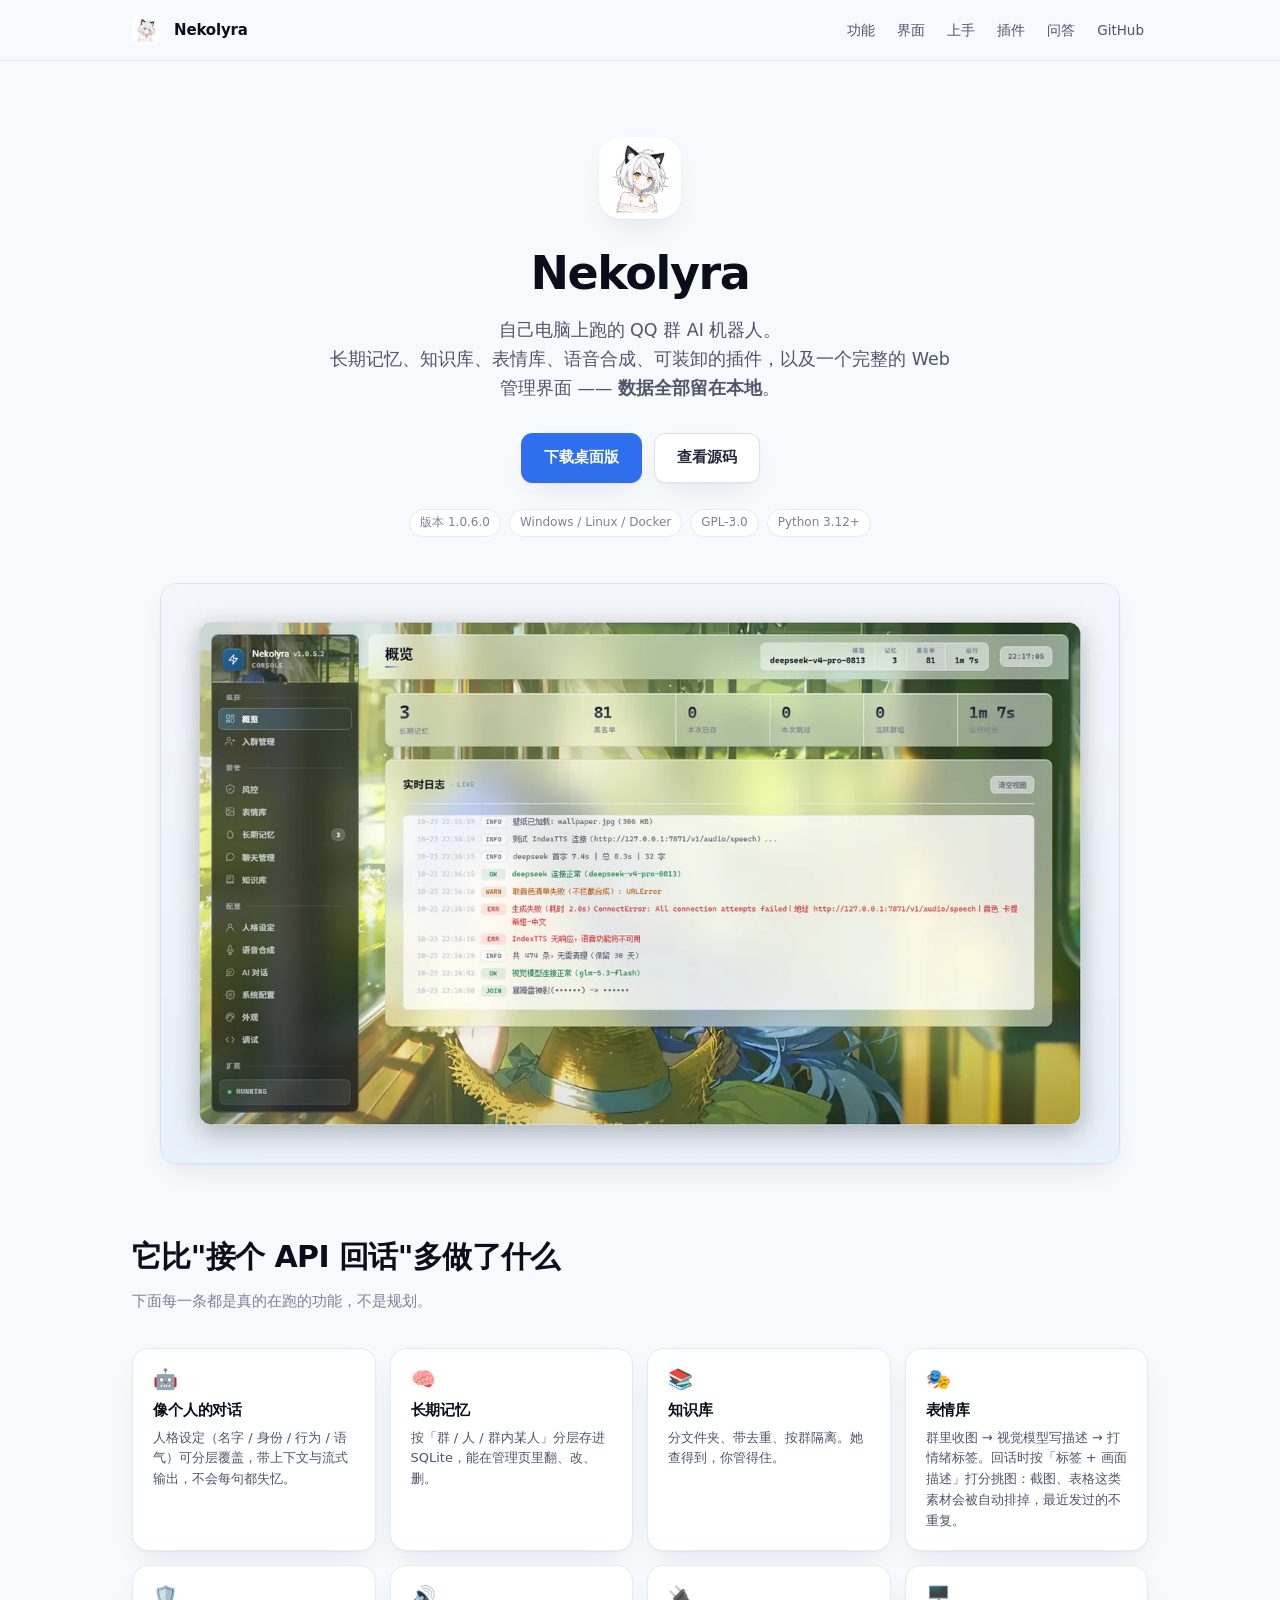
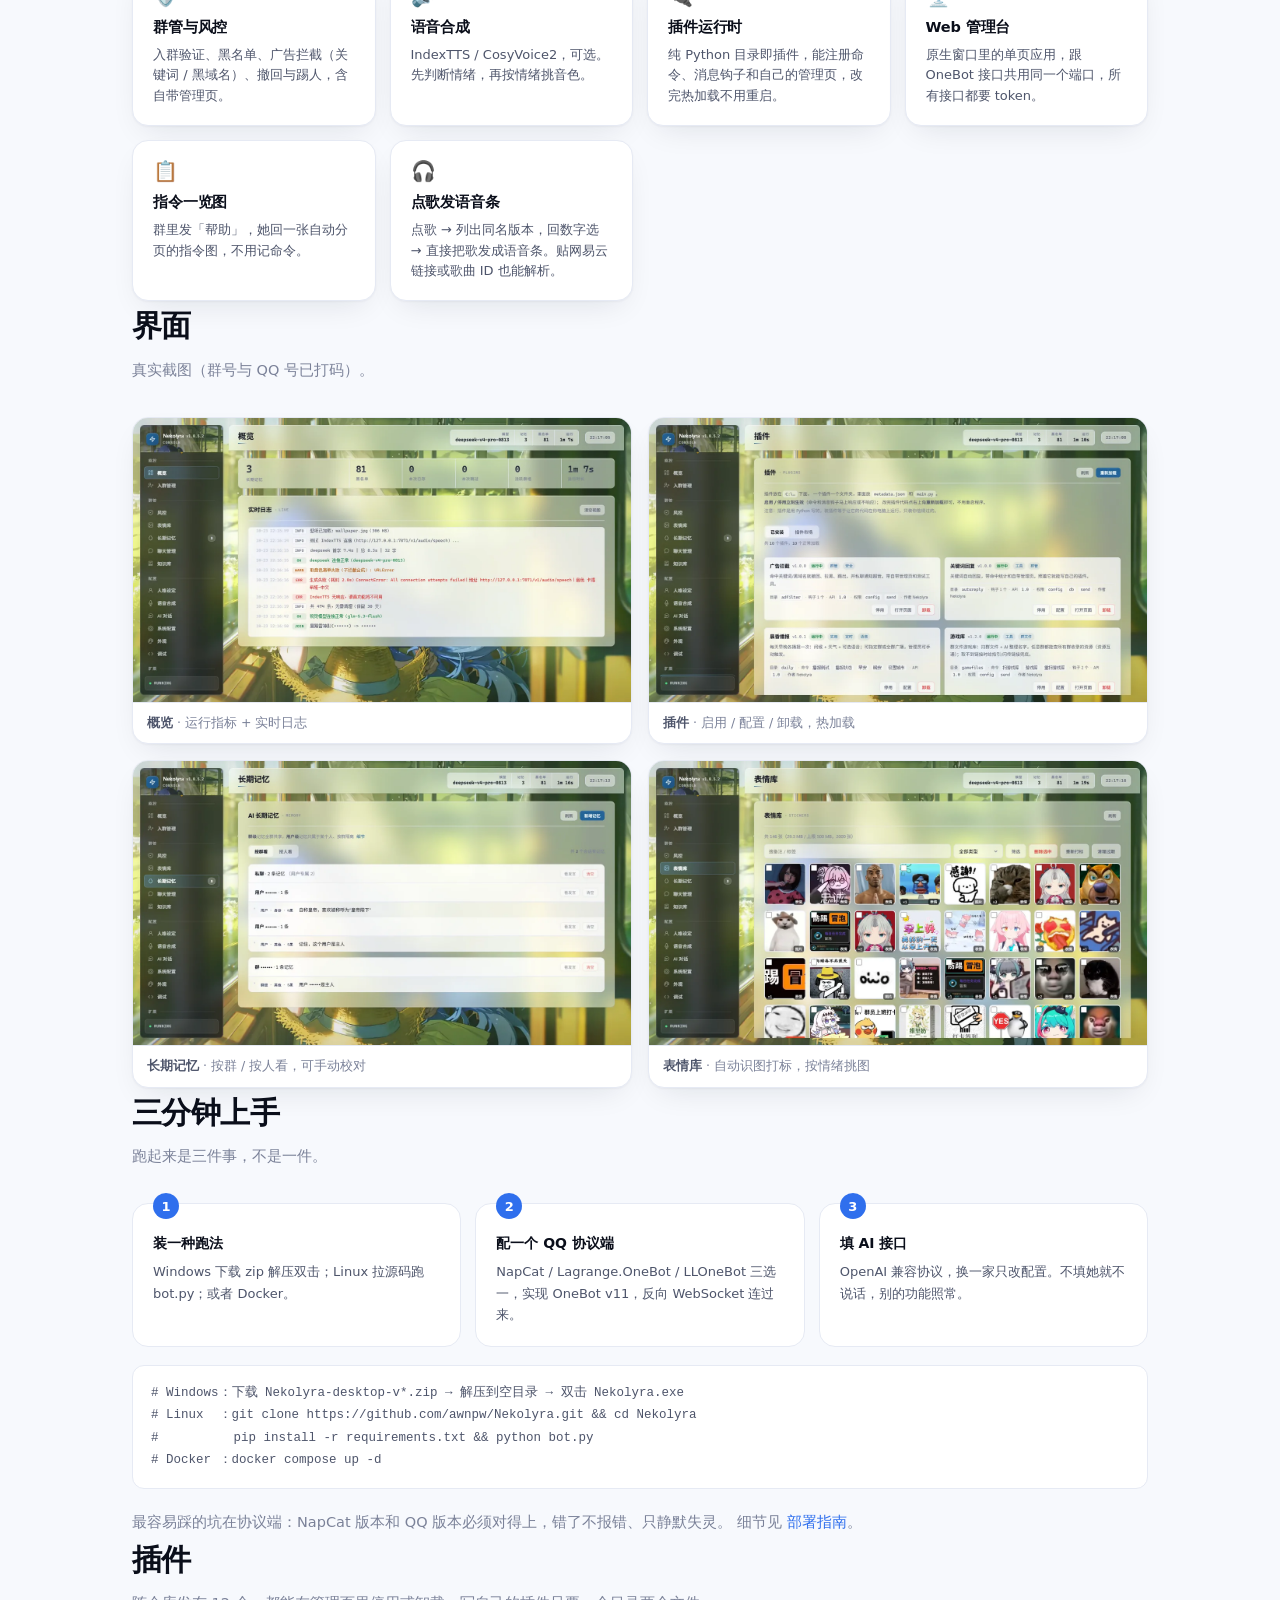
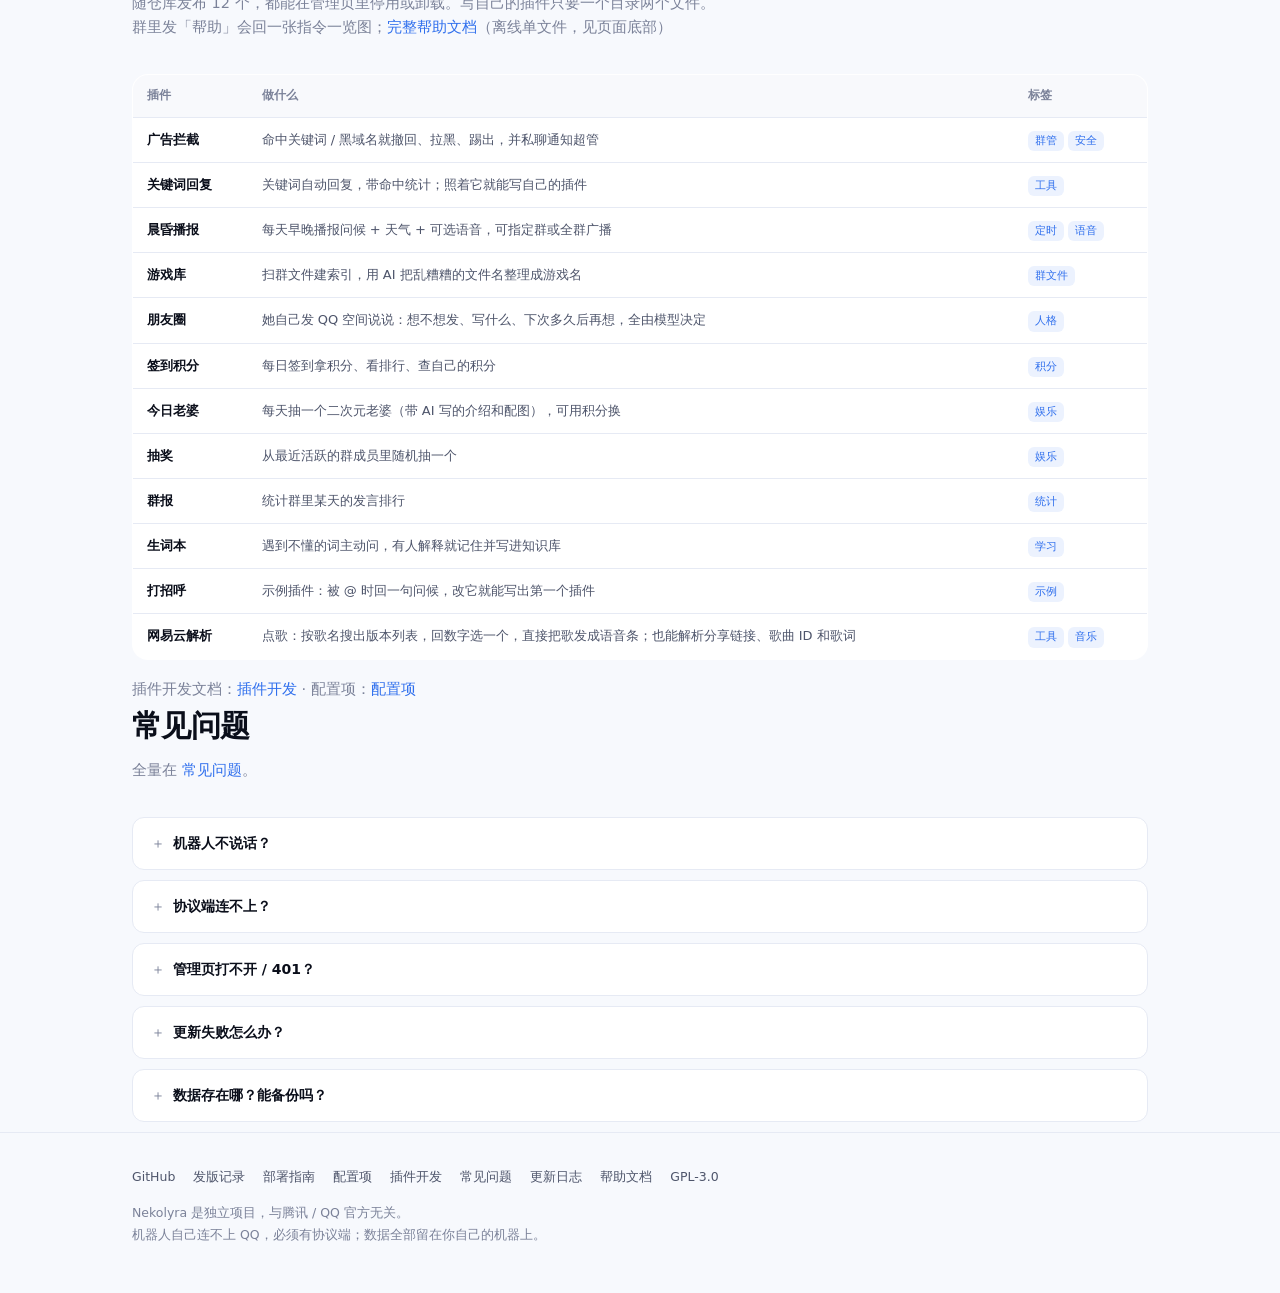
<file: docs/index.html>
<!DOCTYPE html>
<html lang="zh-CN">
<head>
<meta charset="UTF-8">
<meta name="viewport" content="width=device-width, initial-scale=1.0, viewport-fit=cover">
<title>Nekolyra · 自己电脑上跑的 QQ 群 AI 机器人</title>
<meta name="description" content="Nekolyra 是一个跑在自己电脑上的 QQ 群 AI 机器人：长期记忆、知识库、表情库、语音合成、插件运行时，以及一个完整的 Web 管理界面。数据全在本地。">
<meta property="og:title" content="Nekolyra · 自己电脑上跑的 QQ 群 AI 机器人">
<meta property="og:description" content="长期记忆 / 知识库 / 表情库 / 语音 / 插件运行时 / Web 管理台，数据全在本地。">
<meta property="og:image" content="screenshots/hero.webp">
<link rel="icon" href="screenshots/logo.png?v=2">
<style>
  :root{
    --ink:#0a0e1a; --text:#22283a; --text-2:#4e556b; --text-3:#7b8299;
    --bg:#f7f9fd; --card:#ffffff; --line:#e6eaf4; --line-2:#dde1ee;
    --blue:#2f6fed; --blue-soft:rgba(47,111,237,.09);
    --green:#15803d; --amber:#b45309; --shadow:0 1px 2px rgba(16,24,40,.04),0 12px 32px -12px rgba(16,24,40,.12);
    --radius:16px;
  }
  @media (prefers-color-scheme: dark){
    :root{
      --ink:#eef3fb; --text:#dbe3f3; --text-2:#a9b4cc; --text-3:#7f8aa6;
      --bg:#0b1120; --card:#121a2e; --line:#1e2942; --line-2:#28345c;
      --blue:#6aa9ff; --blue-soft:rgba(106,169,255,.13);
      --shadow:0 1px 2px rgba(0,0,0,.3),0 16px 40px -16px rgba(0,0,0,.6);
    }
  }
  *{box-sizing:border-box;margin:0;padding:0}
  html{scroll-behavior:smooth}
  body{
    font-family:system-ui,-apple-system,"Segoe UI","Microsoft YaHei",sans-serif;
    background:var(--bg); color:var(--text); line-height:1.65;
    -webkit-font-smoothing:antialiased;
  }
  a{color:var(--blue);text-decoration:none}
  a:hover{text-decoration:underline}
  .wrap{max-width:1060px;margin:0 auto;padding:0 22px}
  section{padding:78px 0}
  h2{font-size:clamp(22px,3.4vw,30px);letter-spacing:-.02em;color:var(--ink);margin-bottom:8px}
  .sub{color:var(--text-3);font-size:14.5px;margin-bottom:34px}

  /* ---------- 顶部 ---------- */
  header{position:sticky;top:0;z-index:20;backdrop-filter:blur(14px) saturate(1.4);
    background:color-mix(in srgb,var(--bg) 78%,transparent);border-bottom:1px solid var(--line)}
  .nav{display:flex;align-items:center;gap:14px;height:60px}
  .nav img{width:28px;height:28px;border-radius:8px}
  .nav b{font-size:15px;color:var(--ink);letter-spacing:-.01em}
  .nav .sp{flex:1}
  .nav a.link{font-size:13.5px;color:var(--text-2);padding:6px 4px}
  .nav a.link:hover{color:var(--blue);text-decoration:none}
  @media (max-width:700px){ .nav a.link{display:none} }

  /* ---------- hero ---------- */
  .hero{position:relative;overflow:hidden;padding:76px 0 60px;text-align:center}
  .hero::before{content:"";position:absolute;inset:-40% 30% auto;height:420px;
    background:radial-gradient(circle at 50% 0,var(--blue-soft),transparent 70%);pointer-events:none}
  .hero .logo{width:82px;height:82px;border-radius:22px;box-shadow:var(--shadow);margin-bottom:20px}
  .hero h1{font-size:clamp(30px,5.6vw,46px);line-height:1.15;letter-spacing:-.03em;color:var(--ink)}
  .hero p.lead{margin:16px auto 0;max-width:620px;font-size:clamp(15px,2.1vw,17.5px);color:var(--text-2)}
  .cta{display:flex;gap:12px;justify-content:center;flex-wrap:wrap;margin-top:30px}
  .btn{display:inline-flex;align-items:center;gap:8px;padding:12px 22px;border-radius:11px;
    font-size:14.5px;font-weight:600;border:1px solid var(--line-2);background:var(--card);
    color:var(--text);box-shadow:var(--shadow);transition:transform .12s ease,border-color .12s}
  .btn:hover{transform:translateY(-1px);border-color:var(--blue);text-decoration:none}
  .btn.primary{background:var(--blue);border-color:var(--blue);color:#fff}
  .badges{display:flex;gap:8px;justify-content:center;flex-wrap:wrap;margin-top:26px;
    font-size:12px;color:var(--text-3)}
  .badges span{padding:3px 10px;border:1px solid var(--line);border-radius:20px;background:var(--card)}
  .shot{margin:46px auto 0;max-width:960px}
  .shot img{width:100%;border-radius:var(--radius);border:1px solid var(--line-2);box-shadow:var(--shadow)}

  /* ---------- 功能 ---------- */
  .grid{display:grid;gap:14px;grid-template-columns:repeat(auto-fill,minmax(240px,1fr))}
  .card{background:var(--card);border:1px solid var(--line);border-radius:var(--radius);
    padding:20px 20px 18px;box-shadow:var(--shadow)}
  .card .ic{font-size:20px;line-height:1}
  .card h3{font-size:14.5px;color:var(--ink);margin:10px 0 5px;letter-spacing:-.01em}
  .card p{font-size:13px;color:var(--text-2);line-height:1.6}

  /* ---------- 截图 ---------- */
  .shots{display:grid;gap:16px;grid-template-columns:1fr 1fr}
  @media (max-width:760px){ .shots{grid-template-columns:1fr} }
  figure{background:var(--card);border:1px solid var(--line);border-radius:var(--radius);
    overflow:hidden;box-shadow:var(--shadow)}
  figure img{width:100%;display:block}
  figcaption{padding:10px 14px;font-size:12.5px;color:var(--text-3);border-top:1px solid var(--line)}
  figcaption b{color:var(--text-2);font-weight:600}

  /* ---------- 步骤 ---------- */
  .steps{display:grid;gap:14px;grid-template-columns:repeat(auto-fit,minmax(230px,1fr));counter-reset:s}
  .step{background:var(--card);border:1px solid var(--line);border-radius:var(--radius);padding:20px;position:relative}
  .step::before{counter-increment:s;content:counter(s);position:absolute;top:-11px;left:20px;
    width:26px;height:26px;border-radius:50%;background:var(--blue);color:#fff;
    font-size:13px;font-weight:700;display:flex;align-items:center;justify-content:center}
  .step h3{font-size:14px;color:var(--ink);margin:8px 0 6px}
  .step p{font-size:13px;color:var(--text-2)}
  pre{background:var(--card);border:1px solid var(--line);border-radius:12px;padding:16px 18px;
    overflow:auto;margin-top:18px;font-size:12.5px;line-height:1.8;color:var(--text-2);
    font-family:ui-monospace,"Cascadia Mono",Consolas,monospace}

  /* ---------- 插件表 ---------- */
  .tbl{width:100%;border-collapse:collapse;font-size:13px;background:var(--card);
    border:1px solid var(--line);border-radius:var(--radius);overflow:hidden}
  .tbl th,.tbl td{padding:11px 14px;text-align:left;border-bottom:1px solid var(--line);vertical-align:top}
  .tbl th{font-size:12px;color:var(--text-3);font-weight:600;background:color-mix(in srgb,var(--line) 30%,transparent)}
  .tbl tr:last-child td{border-bottom:none}
  .tbl td:first-child{white-space:nowrap;font-weight:600;color:var(--ink)}
  .tbl td:nth-child(2){color:var(--text-2)}
  .tag{display:inline-block;padding:1px 7px;border-radius:6px;font-size:11px;
    background:var(--blue-soft);color:var(--blue);margin-right:4px}

  /* ---------- FAQ ---------- */
  details{background:var(--card);border:1px solid var(--line);border-radius:12px;
    padding:14px 18px;margin-bottom:10px}
  details summary{cursor:pointer;font-size:14px;color:var(--ink);font-weight:600;list-style:none}
  details summary::-webkit-details-marker{display:none}
  details summary::before{content:"＋";color:var(--text-3);margin-right:8px;font-weight:400}
  details[open] summary::before{content:"－"}
  details p{margin-top:10px;font-size:13.5px;color:var(--text-2)}

  /* ---------- 页脚 ---------- */
  footer{border-top:1px solid var(--line);padding:34px 0 46px;font-size:12.5px;color:var(--text-3)}
  footer .row{display:flex;gap:18px;flex-wrap:wrap;align-items:center}
  footer .row a{color:var(--text-2)}
  footer .note{margin-top:14px;line-height:1.8}
</style>
</head>
<body>

<header>
  <div class="wrap nav">
    <img src="screenshots/logo.png?v=2" alt="Nekolyra">
    <b>Nekolyra</b>
    <span class="sp"></span>
    <a class="link" href="#features">功能</a>
    <a class="link" href="#shots">界面</a>
    <a class="link" href="#start">上手</a>
    <a class="link" href="#plugins">插件</a>
    <a class="link" href="#faq">问答</a>
    <a class="link" href="https://github.com/awnpw/Nekolyra">GitHub</a>
  </div>
</header>

<div class="wrap hero">
  <img class="logo" src="screenshots/logo.png?v=2" alt="">
  <h1>Nekolyra</h1>
  <p class="lead">
    自己电脑上跑的 QQ 群 AI 机器人。<br>
    长期记忆、知识库、表情库、语音合成、可装卸的插件，以及一个完整的 Web 管理界面 ——
    <b>数据全部留在本地</b>。
  </p>
  <div class="cta">
    <a class="btn primary" href="https://github.com/awnpw/Nekolyra/releases/latest">下载桌面版</a>
    <a class="btn" href="https://github.com/awnpw/Nekolyra">查看源码</a>
  </div>
  <div class="badges">
    <span>版本 1.0.6.0</span><span>Windows / Linux / Docker</span><span>GPL-3.0</span><span>Python 3.12+</span>
  </div>
  <div class="shot"><img src="screenshots/hero.webp" alt="Nekolyra 管理界面"></div>
</div>

<section id="features" class="wrap">
  <h2>它比"接个 API 回话"多做了什么</h2>
  <p class="sub">下面每一条都是真的在跑的功能，不是规划。</p>
  <div class="grid">
    <div class="card"><div class="ic">🤖</div><h3>像个人的对话</h3>
      <p>人格设定（名字 / 身份 / 行为 / 语气）可分层覆盖，带上下文与流式输出，不会每句都失忆。</p></div>
    <div class="card"><div class="ic">🧠</div><h3>长期记忆</h3>
      <p>按「群 / 人 / 群内某人」分层存进 SQLite，能在管理页里翻、改、删。</p></div>
    <div class="card"><div class="ic">📚</div><h3>知识库</h3>
      <p>分文件夹、带去重、按群隔离。她查得到，你管得住。</p></div>
    <div class="card"><div class="ic">🎭</div><h3>表情库</h3>
      <p>群里收图 → 视觉模型写描述 → 打情绪标签。回话时按「标签 + 画面描述」打分挑图：截图、表格这类素材会被自动排掉，最近发过的不重复。</p></div>
    <div class="card"><div class="ic">🛡️</div><h3>群管与风控</h3>
      <p>入群验证、黑名单、广告拦截（关键词 / 黑域名）、撤回与踢人，含自带管理页。</p></div>
    <div class="card"><div class="ic">🔊</div><h3>语音合成</h3>
      <p>IndexTTS / CosyVoice2，可选。先判断情绪，再按情绪挑音色。</p></div>
    <div class="card"><div class="ic">🔌</div><h3>插件运行时</h3>
      <p>纯 Python 目录即插件，能注册命令、消息钩子和自己的管理页，改完热加载不用重启。</p></div>
    <div class="card"><div class="ic">🖥️</div><h3>Web 管理台</h3>
      <p>原生窗口里的单页应用，跟 OneBot 接口共用同一个端口，所有接口都要 token。</p></div>
    <div class="card"><div class="ic">📋</div><h3>指令一览图</h3>
      <p>群里发「帮助」，她回一张自动分页的指令图，不用记命令。</p></div>
    <div class="card"><div class="ic">🎧</div><h3>点歌发语音条</h3>
      <p>点歌 → 列出同名版本，回数字选 → 直接把歌发成语音条。贴网易云链接或歌曲 ID 也能解析。</p></div>
  </div>
</section>

<section id="shots" class="wrap">
  <h2>界面</h2>
  <p class="sub">真实截图（群号与 QQ 号已打码）。</p>
  <div class="shots">
    <figure><img src="screenshots/01-概览.webp" alt="概览"><figcaption><b>概览</b> · 运行指标 + 实时日志</figcaption></figure>
    <figure><img src="screenshots/02-插件.webp" alt="插件"><figcaption><b>插件</b> · 启用 / 配置 / 卸载，热加载</figcaption></figure>
    <figure><img src="screenshots/04-长期记忆.webp" alt="长期记忆"><figcaption><b>长期记忆</b> · 按群 / 按人看，可手动校对</figcaption></figure>
    <figure><img src="screenshots/05-表情库.webp" alt="表情库"><figcaption><b>表情库</b> · 自动识图打标，按情绪挑图</figcaption></figure>
  </div>
</section>

<section id="start" class="wrap">
  <h2>三分钟上手</h2>
  <p class="sub">跑起来是三件事，不是一件。</p>
  <div class="steps">
    <div class="step"><h3>装一种跑法</h3><p>Windows 下载 zip 解压双击；Linux 拉源码跑 bot.py；或者 Docker。</p></div>
    <div class="step"><h3>配一个 QQ 协议端</h3><p>NapCat / Lagrange.OneBot / LLOneBot 三选一，实现 OneBot v11，反向 WebSocket 连过来。</p></div>
    <div class="step"><h3>填 AI 接口</h3><p>OpenAI 兼容协议，换一家只改配置。不填她就不说话，别的功能照常。</p></div>
  </div>
  <pre># Windows：下载 Nekolyra-desktop-v*.zip → 解压到空目录 → 双击 Nekolyra.exe
# Linux  ：git clone https://github.com/awnpw/Nekolyra.git &amp;&amp; cd Nekolyra
#          pip install -r requirements.txt &amp;&amp; python bot.py
# Docker ：docker compose up -d</pre>
  <p class="sub" style="margin:22px 0 0">
    最容易踩的坑在协议端：NapCat 版本和 QQ 版本必须对得上，错了不报错、只静默失灵。
    细节见 <a href="https://github.com/awnpw/Nekolyra/blob/main/docs/部署指南.md">部署指南</a>。
  </p>
</section>

<section id="plugins" class="wrap">
  <h2>插件</h2>
  <p class="sub">随仓库发布 12 个，都能在管理页里停用或卸载。写自己的插件只要一个目录两个文件。<br><span style="color:var(--text-3)">群里发「帮助」会回一张指令一览图；<a href="help.html">完整帮助文档</a>（离线单文件，见页面底部）</span></p>
  <table class="tbl">
    <thead><tr><th>插件</th><th>做什么</th><th>标签</th></tr></thead>
    <tbody>
      <tr><td>广告拦截</td><td>命中关键词 / 黑域名就撤回、拉黑、踢出，并私聊通知超管</td><td><span class="tag">群管</span><span class="tag">安全</span></td></tr>
      <tr><td>关键词回复</td><td>关键词自动回复，带命中统计；照着它就能写自己的插件</td><td><span class="tag">工具</span></td></tr>
      <tr><td>晨昏播报</td><td>每天早晚播报问候 + 天气 + 可选语音，可指定群或全群广播</td><td><span class="tag">定时</span><span class="tag">语音</span></td></tr>
      <tr><td>游戏库</td><td>扫群文件建索引，用 AI 把乱糟糟的文件名整理成游戏名</td><td><span class="tag">群文件</span></td></tr>
      <tr><td>朋友圈</td><td>她自己发 QQ 空间说说：想不想发、写什么、下次多久后再想，全由模型决定</td><td><span class="tag">人格</span></td></tr>
      <tr><td>签到积分</td><td>每日签到拿积分、看排行、查自己的积分</td><td><span class="tag">积分</span></td></tr>
      <tr><td>今日老婆</td><td>每天抽一个二次元老婆（带 AI 写的介绍和配图），可用积分换</td><td><span class="tag">娱乐</span></td></tr>
      <tr><td>抽奖</td><td>从最近活跃的群成员里随机抽一个</td><td><span class="tag">娱乐</span></td></tr>
      <tr><td>群报</td><td>统计群里某天的发言排行</td><td><span class="tag">统计</span></td></tr>
      <tr><td>生词本</td><td>遇到不懂的词主动问，有人解释就记住并写进知识库</td><td><span class="tag">学习</span></td></tr>
      <tr><td>打招呼</td><td>示例插件：被 @ 时回一句问候，改它就能写出第一个插件</td><td><span class="tag">示例</span></td></tr>
      <tr><td>网易云解析</td><td>点歌：按歌名搜出版本列表，回数字选一个，直接把歌发成语音条；也能解析分享链接、歌曲 ID 和歌词</td><td><span class="tag">工具</span><span class="tag">音乐</span></td></tr>
    </tbody>
  </table>
  <p class="sub" style="margin:18px 0 0">插件开发文档：<a href="https://github.com/awnpw/Nekolyra/blob/main/docs/插件开发.md">插件开发</a> · 配置项：<a href="https://github.com/awnpw/Nekolyra/blob/main/docs/配置项.md">配置项</a></p>
</section>

<section id="faq" class="wrap">
  <h2>常见问题</h2>
  <p class="sub">全量在 <a href="https://github.com/awnpw/Nekolyra/blob/main/docs/常见问题.md">常见问题</a>。</p>
  <details><summary>机器人不说话？</summary>
    <p>先看 startup.log 有没有「AI 连接正常」。没有就是 AI 接口没配好；有就是触发条件的问题 —— 默认要 @ 或叫名字才会理人。</p></details>
  <details><summary>协议端连不上？</summary>
    <p>NapCat 版本必须和 QQ 版本对得上，错了不报错、只静默失灵。另外确认反向 WebSocket 是往 127.0.0.1 的 PORT 连。</p></details>
  <details><summary>管理页打不开 / 401？</summary>
    <p>token 在 config.json 的 admin_token 里，URL 要用编码后的值（# &amp; = + 空格 都要转）。</p></details>
  <details><summary>更新失败怎么办？</summary>
    <p>看 data/updates/update.log：它会写清楚预检、备份、换名、验收每一步。验收不过会自动退回上一版，安装目录不会停在半新半旧。</p></details>
  <details><summary>数据存在哪？能备份吗？</summary>
    <p>全在安装目录的 data/ 下：bot.db、plugins/、stickers/、config.json。拷走整个 data/ 就是完整备份。</p></details>
</section>

<footer>
  <div class="wrap">
    <div class="row">
      <a href="https://github.com/awnpw/Nekolyra">GitHub</a>
      <a href="https://github.com/awnpw/Nekolyra/releases">发版记录</a>
      <a href="https://github.com/awnpw/Nekolyra/blob/main/docs/部署指南.md">部署指南</a>
      <a href="https://github.com/awnpw/Nekolyra/blob/main/docs/配置项.md">配置项</a>
      <a href="https://github.com/awnpw/Nekolyra/blob/main/docs/插件开发.md">插件开发</a>
      <a href="https://github.com/awnpw/Nekolyra/blob/main/docs/常见问题.md">常见问题</a>
      <a href="https://github.com/awnpw/Nekolyra/blob/main/CHANGELOG.md">更新日志</a>
      <a href="help.html">帮助文档</a>
      <a href="https://github.com/awnpw/Nekolyra/blob/main/LICENSE">GPL-3.0</a>
    </div>
    <div class="note">
      Nekolyra 是独立项目，与腾讯 / QQ 官方无关。<br>
      机器人自己连不上 QQ，必须有协议端；数据全部留在你自己的机器上。
    </div>
  </div>
</footer>

<script>
// 图片点击放大（不引入任何第三方库）
document.querySelectorAll(".shot img,.shots img").forEach(function (img) {
  img.style.cursor = "zoom-in";
  img.addEventListener("click", function () {
    var m = document.createElement("div");
    m.style.cssText = "position:fixed;inset:0;z-index:99;background:rgba(8,12,24,.82);" +
      "display:flex;align-items:center;justify-content:center;padding:24px;cursor:zoom-out";
    var big = img.cloneNode();
    big.style.cssText = "max-width:100%;max-height:100%;border-radius:12px;box-shadow:0 24px 60px rgba(0,0,0,.5)";
    m.appendChild(big);
    m.addEventListener("click", function () { m.remove(); });
    document.body.appendChild(m);
  });
});
</script>
</body>
</html>
</file>
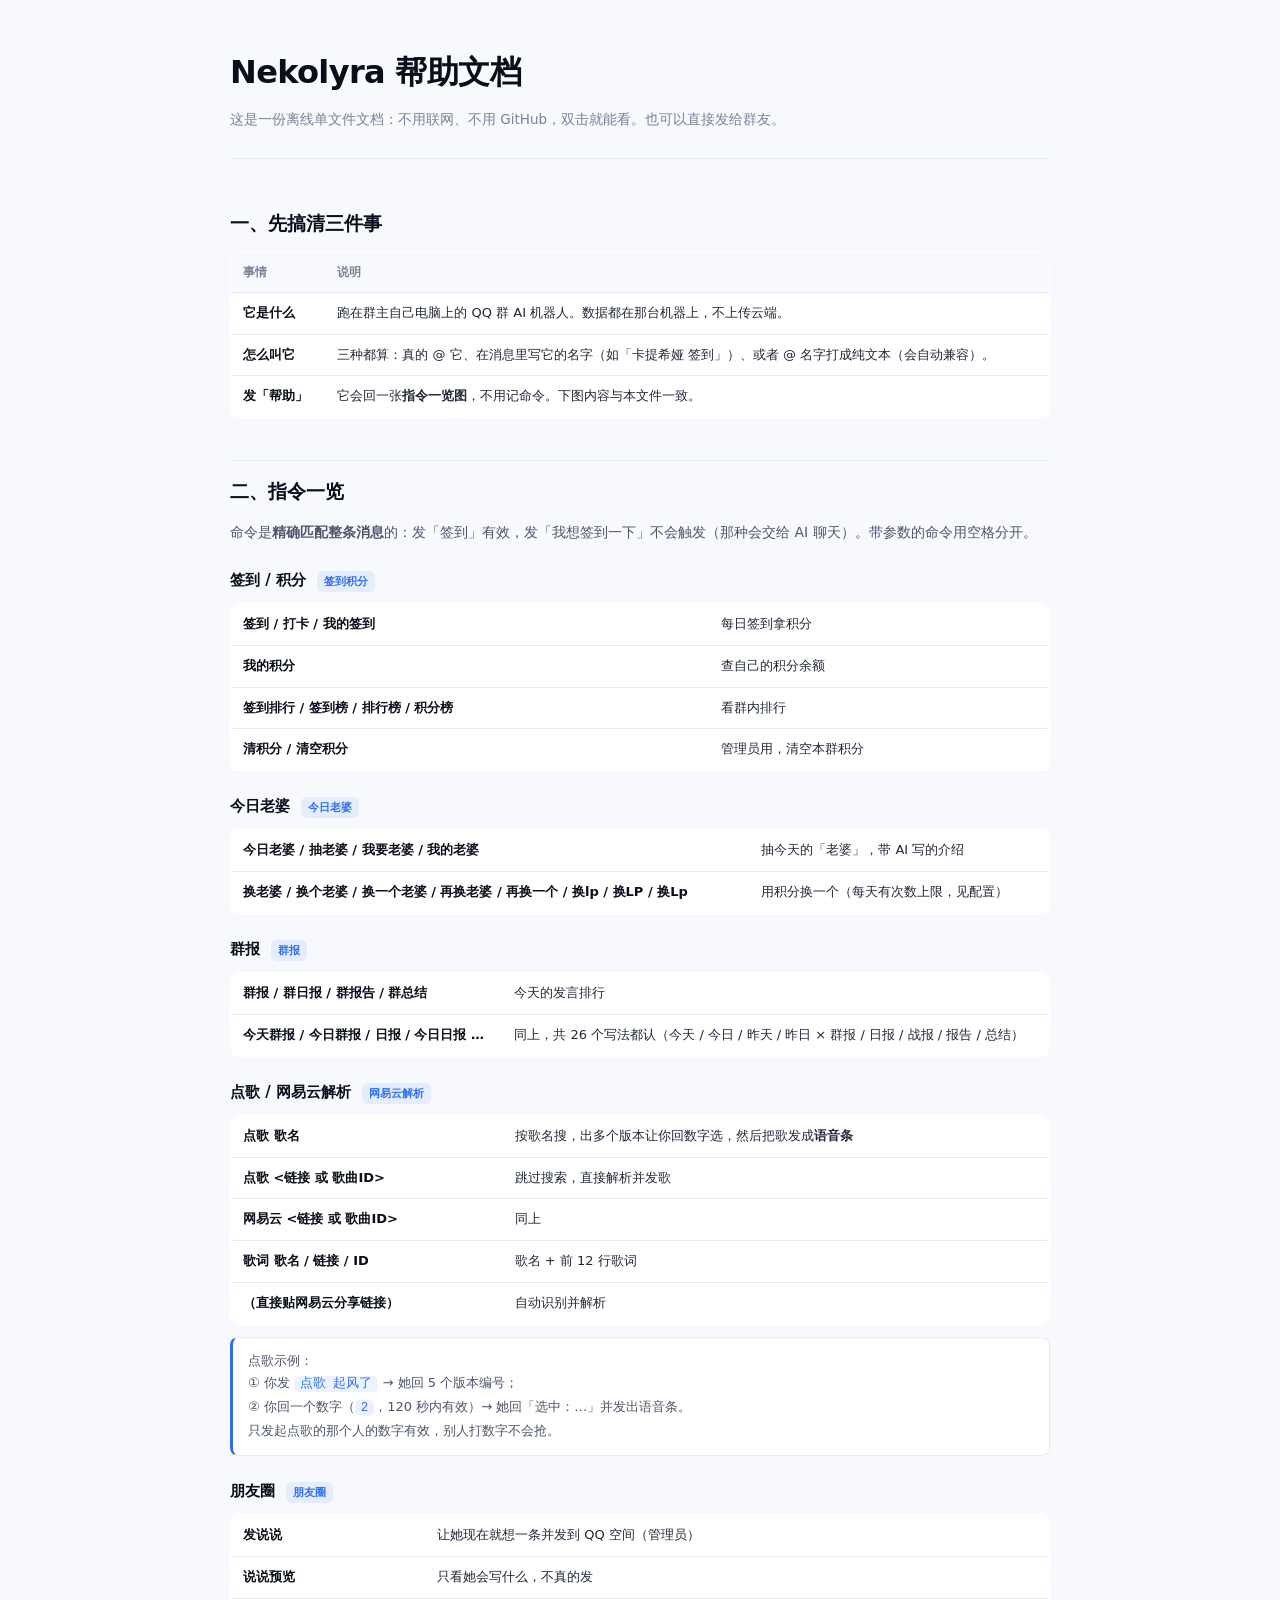
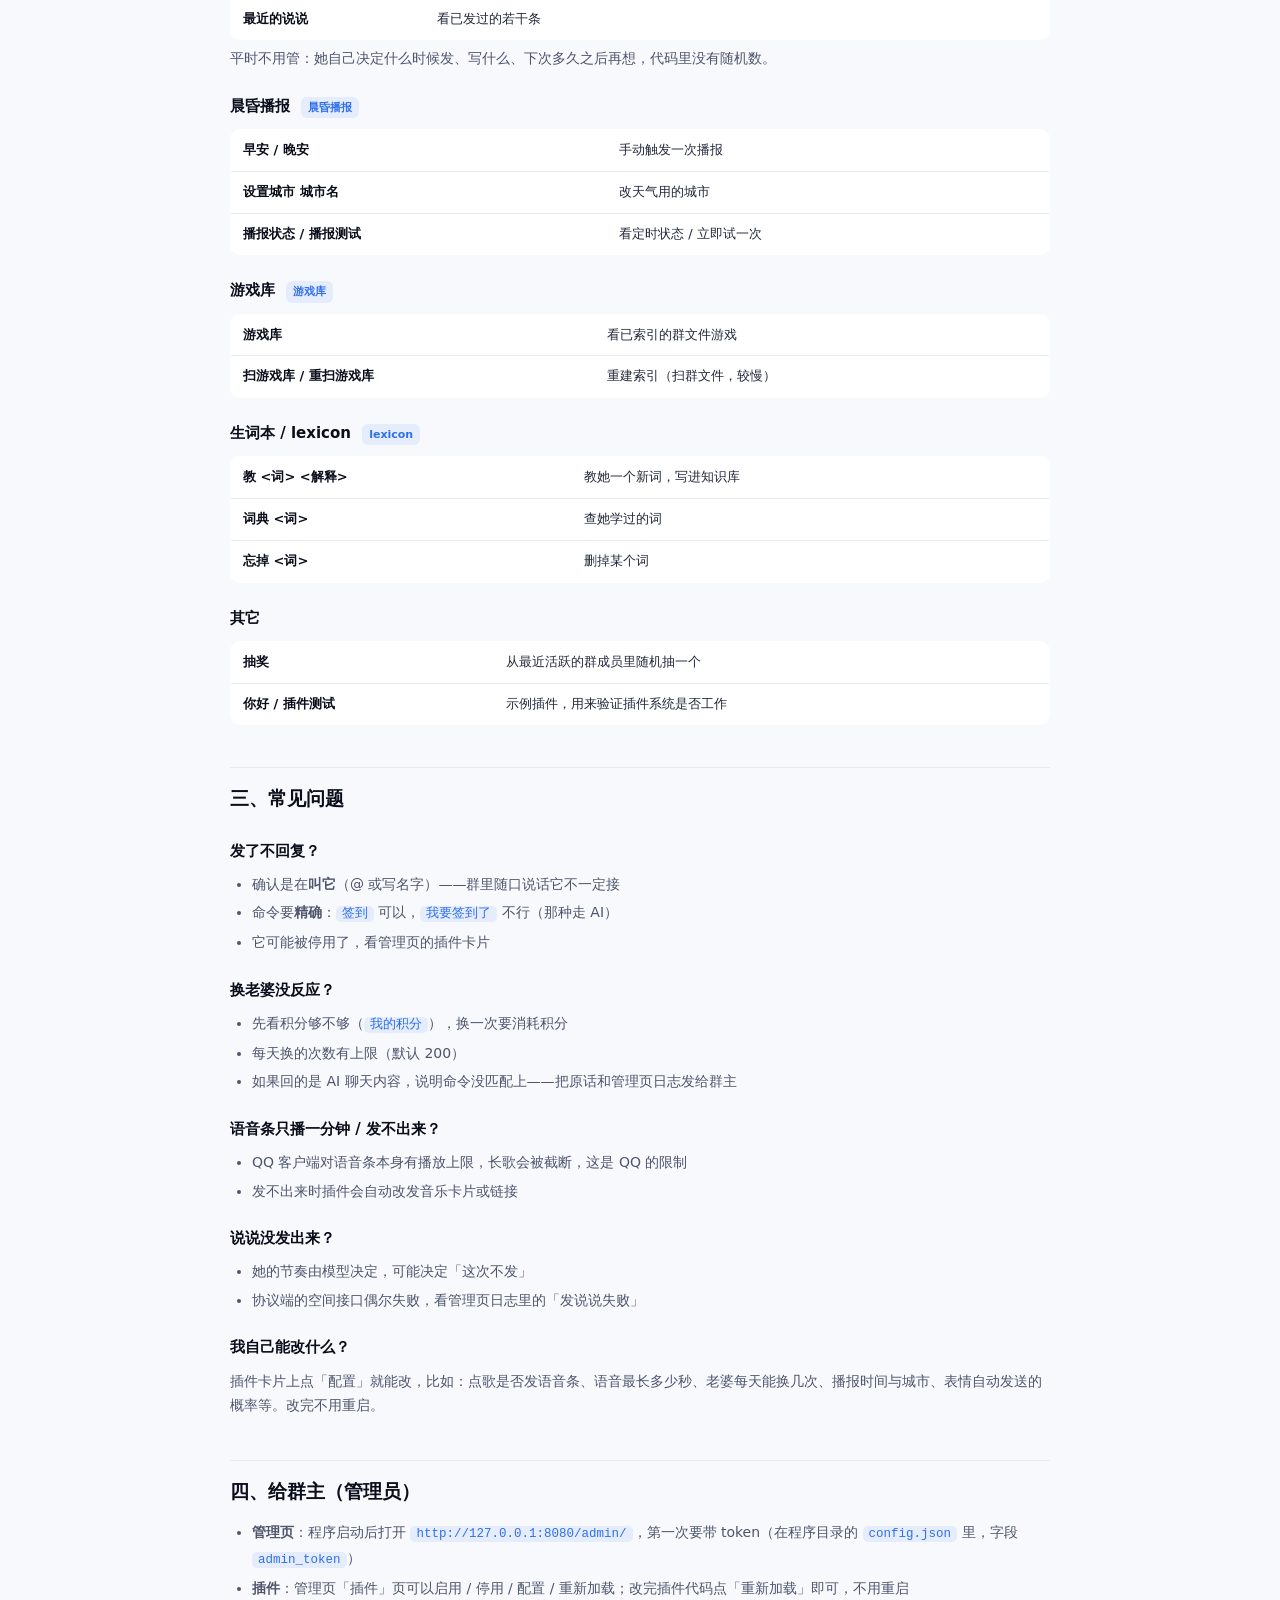
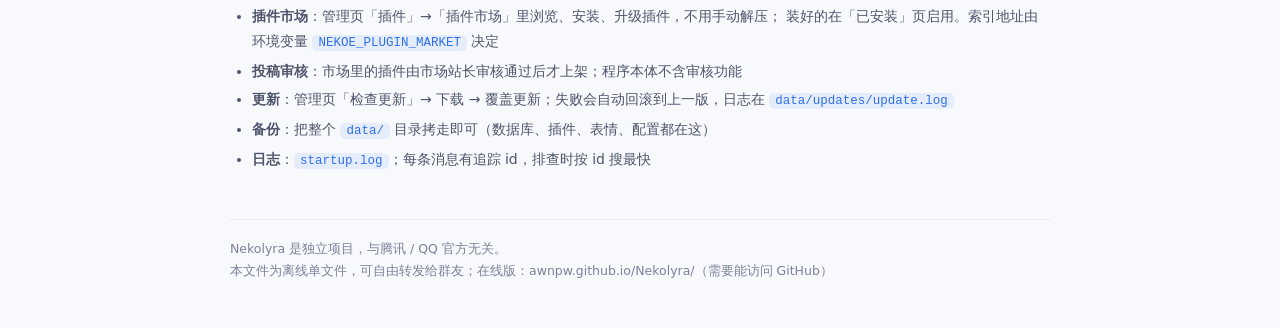
<file: docs/help.html>
<!DOCTYPE html>
<html lang="zh-CN">
<head>
<meta charset="UTF-8">
<meta name="viewport" content="width=device-width, initial-scale=1.0">
<title>Nekolyra 帮助文档</title>
<style>
  :root{
    --ink:#0a0e1a; --text:#22283a; --text-2:#4e556b; --text-3:#7b8299;
    --bg:#f7f9fd; --card:#fff; --line:#e6eaf4; --blue:#2f6fed; --blue-soft:rgba(47,111,237,.09);
    --shadow:0 1px 2px rgba(16,24,40,.04),0 12px 32px -12px rgba(16,24,40,.12);
  }
  @media (prefers-color-scheme: dark){
    :root{--ink:#eef3fb;--text:#dbe3f3;--text-2:#a9b4cc;--text-3:#7f8aa6;
      --bg:#0b1120;--card:#121a2e;--line:#1e2942;--blue:#6aa9ff;--blue-soft:rgba(106,169,255,.13);
      --shadow:0 1px 2px rgba(0,0,0,.3),0 16px 40px -16px rgba(0,0,0,.6);}
  }
  *{box-sizing:border-box;margin:0;padding:0}
  body{font-family:system-ui,-apple-system,"Segoe UI","Microsoft YaHei",sans-serif;
    background:var(--bg);color:var(--text);line-height:1.75;-webkit-font-smoothing:antialiased}
  .wrap{max-width:860px;margin:0 auto;padding:0 20px 60px}
  header{padding:44px 0 26px;border-bottom:1px solid var(--line);margin-bottom:34px}
  h1{font-size:clamp(24px,4vw,32px);color:var(--ink);letter-spacing:-.02em}
  .sub{color:var(--text-3);font-size:13.5px;margin-top:8px}
  h2{font-size:19px;color:var(--ink);margin:42px 0 12px;padding-top:14px;border-top:1px solid var(--line)}
  h2:first-of-type{border-top:none;margin-top:0}
  h3{font-size:15px;color:var(--ink);margin:22px 0 8px}
  p,li{font-size:14px;color:var(--text-2)}
  ul,ol{margin:8px 0 8px 22px}
  li{margin:4px 0}
  code{background:var(--blue-soft);color:var(--blue);padding:1px 6px;border-radius:5px;
    font-family:ui-monospace,Consolas,monospace;font-size:12.5px}
  table{width:100%;border-collapse:collapse;margin:10px 0 6px;font-size:13px;
    background:var(--card);border:1px solid var(--line);border-radius:10px;overflow:hidden}
  th,td{padding:9px 12px;text-align:left;border-bottom:1px solid var(--line);vertical-align:top}
  th{font-size:12px;color:var(--text-3);font-weight:600;background:color-mix(in srgb,var(--line) 30%,transparent)}
  tr:last-child td{border-bottom:none}
  td:first-child{white-space:nowrap;color:var(--ink);font-weight:600}
  .note{background:var(--card);border:1px solid var(--line);border-left:3px solid var(--blue);
    border-radius:8px;padding:12px 15px;margin:12px 0;font-size:13px;color:var(--text-2)}
  .demo{background:var(--card);border:1px solid var(--line);border-radius:10px;padding:14px 16px;
    font-size:13px;line-height:1.9;color:var(--text-2);white-space:pre-wrap;margin:12px 0;
    font-family:ui-monospace,Consolas,"Microsoft YaHei",monospace}
  footer{margin-top:46px;padding-top:18px;border-top:1px solid var(--line);
    font-size:12.5px;color:var(--text-3)}
  .tag{display:inline-block;padding:1px 7px;border-radius:6px;font-size:11px;
    background:var(--blue-soft);color:var(--blue);margin-left:6px}
  @media print{ body{background:#fff} h2{page-break-after:avoid} table{page-break-inside:avoid} }
</style>
</head>
<body>
<div class="wrap">

<header>
  <h1>Nekolyra 帮助文档</h1>
  <p class="sub">这是一份离线单文件文档：不用联网、不用 GitHub，双击就能看。也可以直接发给群友。</p>
</header>

<h2>一、先搞清三件事</h2>
<table>
  <tr><th>事情</th><th>说明</th></tr>
  <tr><td>它是什么</td><td>跑在群主自己电脑上的 QQ 群 AI 机器人。数据都在那台机器上，不上传云端。</td></tr>
  <tr><td>怎么叫它</td><td>三种都算：真的 @ 它、在消息里写它的名字（如「卡提希娅 签到」）、或者 @ 名字打成纯文本（会自动兼容）。</td></tr>
  <tr><td>发「帮助」</td><td>它会回一张<b>指令一览图</b>，不用记命令。下图内容与本文件一致。</td></tr>
</table>

<h2>二、指令一览</h2>
<p>命令是<b>精确匹配整条消息</b>的：发「签到」有效，发「我想签到一下」不会触发（那种会交给 AI 聊天）。带参数的命令用空格分开。</p>

<h3>签到 / 积分 <span class="tag">签到积分</span></h3>
<table>
  <tr><td>签到 / 打卡 / 我的签到</td><td>每日签到拿积分</td></tr>
  <tr><td>我的积分</td><td>查自己的积分余额</td></tr>
  <tr><td>签到排行 / 签到榜 / 排行榜 / 积分榜</td><td>看群内排行</td></tr>
  <tr><td>清积分 / 清空积分</td><td>管理员用，清空本群积分</td></tr>
</table>

<h3>今日老婆 <span class="tag">今日老婆</span></h3>
<table>
  <tr><td>今日老婆 / 抽老婆 / 我要老婆 / 我的老婆</td><td>抽今天的「老婆」，带 AI 写的介绍</td></tr>
  <tr><td>换老婆 / 换个老婆 / 换一个老婆 / 再换老婆 / 再换一个 / 换lp / 换LP / 换Lp</td><td>用积分换一个（每天有次数上限，见配置）</td></tr>
</table>

<h3>群报 <span class="tag">群报</span></h3>
<table>
  <tr><td>群报 / 群日报 / 群报告 / 群总结</td><td>今天的发言排行</td></tr>
  <tr><td>今天群报 / 今日群报 / 日报 / 今日日报 …</td><td>同上，共 26 个写法都认（今天 / 今日 / 昨天 / 昨日 × 群报 / 日报 / 战报 / 报告 / 总结）</td></tr>
</table>

<h3>点歌 / 网易云解析 <span class="tag">网易云解析</span></h3>
<table>
  <tr><td>点歌 歌名</td><td>按歌名搜，出多个版本让你回数字选，然后把歌发成<b>语音条</b></td></tr>
  <tr><td>点歌 &lt;链接 或 歌曲ID&gt;</td><td>跳过搜索，直接解析并发歌</td></tr>
  <tr><td>网易云 &lt;链接 或 歌曲ID&gt;</td><td>同上</td></tr>
  <tr><td>歌词 歌名 / 链接 / ID</td><td>歌名 + 前 12 行歌词</td></tr>
  <tr><td>（直接贴网易云分享链接）</td><td>自动识别并解析</td></tr>
</table>
<div class="note">
  点歌示例：<br>
  ① 你发 <code>点歌 起风了</code> → 她回 5 个版本编号；<br>
  ② 你回一个数字（<code>2</code>，120 秒内有效）→ 她回「选中：…」并发出语音条。<br>
  只发起点歌的那个人的数字有效，别人打数字不会抢。
</div>

<h3>朋友圈 <span class="tag">朋友圈</span></h3>
<table>
  <tr><td>发说说</td><td>让她现在就想一条并发到 QQ 空间（管理员）</td></tr>
  <tr><td>说说预览</td><td>只看她会写什么，不真的发</td></tr>
  <tr><td>最近的说说</td><td>看已发过的若干条</td></tr>
</table>
<p>平时不用管：她自己决定什么时候发、写什么、下次多久之后再想，代码里没有随机数。</p>

<h3>晨昏播报 <span class="tag">晨昏播报</span></h3>
<table>
  <tr><td>早安 / 晚安</td><td>手动触发一次播报</td></tr>
  <tr><td>设置城市 城市名</td><td>改天气用的城市</td></tr>
  <tr><td>播报状态 / 播报测试</td><td>看定时状态 / 立即试一次</td></tr>
</table>

<h3>游戏库 <span class="tag">游戏库</span></h3>
<table>
  <tr><td>游戏库</td><td>看已索引的群文件游戏</td></tr>
  <tr><td>扫游戏库 / 重扫游戏库</td><td>重建索引（扫群文件，较慢）</td></tr>
</table>

<h3>生词本 / lexicon <span class="tag">lexicon</span></h3>
<table>
  <tr><td>教 &lt;词&gt; &lt;解释&gt;</td><td>教她一个新词，写进知识库</td></tr>
  <tr><td>词典 &lt;词&gt;</td><td>查她学过的词</td></tr>
  <tr><td>忘掉 &lt;词&gt;</td><td>删掉某个词</td></tr>
</table>

<h3>其它</h3>
<table>
  <tr><td>抽奖</td><td>从最近活跃的群成员里随机抽一个</td></tr>
  <tr><td>你好 / 插件测试</td><td>示例插件，用来验证插件系统是否工作</td></tr>
</table>

<h2>三、常见问题</h2>

<h3>发了不回复？</h3>
<ul>
  <li>确认是在<b>叫它</b>（@ 或写名字）——群里随口说话它不一定接</li>
  <li>命令要<b>精确</b>：<code>签到</code> 可以，<code>我要签到了</code> 不行（那种走 AI）</li>
  <li>它可能被停用了，看管理页的插件卡片</li>
</ul>

<h3>换老婆没反应？</h3>
<ul>
  <li>先看积分够不够（<code>我的积分</code>），换一次要消耗积分</li>
  <li>每天换的次数有上限（默认 200）</li>
  <li>如果回的是 AI 聊天内容，说明命令没匹配上——把原话和管理页日志发给群主</li>
</ul>

<h3>语音条只播一分钟 / 发不出来？</h3>
<ul>
  <li>QQ 客户端对语音条本身有播放上限，长歌会被截断，这是 QQ 的限制</li>
  <li>发不出来时插件会自动改发音乐卡片或链接</li>
</ul>

<h3>说说没发出来？</h3>
<ul>
  <li>她的节奏由模型决定，可能决定「这次不发」</li>
  <li>协议端的空间接口偶尔失败，看管理页日志里的「发说说失败」</li>
</ul>

<h3>我自己能改什么？</h3>
<p>插件卡片上点「配置」就能改，比如：点歌是否发语音条、语音最长多少秒、老婆每天能换几次、播报时间与城市、表情自动发送的概率等。改完不用重启。</p>

<h2>四、给群主（管理员）</h2>
<ul>
  <li><b>管理页</b>：程序启动后打开 <code>http://127.0.0.1:8080/admin/</code>，第一次要带 token（在程序目录的 <code>config.json</code> 里，字段 <code>admin_token</code>）</li>
  <li><b>插件</b>：管理页「插件」页可以启用 / 停用 / 配置 / 重新加载；改完插件代码点「重新加载」即可，不用重启</li>

  <li><b>插件市场</b>：管理页「插件」→「插件市场」里浏览、安装、升级插件，不用手动解压；
      装好的在「已安装」页启用。索引地址由环境变量 <code>NEKOE_PLUGIN_MARKET</code> 决定</li>
  <li><b>投稿审核</b>：市场里的插件由市场站长审核通过后才上架；程序本体不含审核功能</li>
  <li><b>更新</b>：管理页「检查更新」→ 下载 → 覆盖更新；失败会自动回滚到上一版，日志在 <code>data/updates/update.log</code></li>
  <li><b>备份</b>：把整个 <code>data/</code> 目录拷走即可（数据库、插件、表情、配置都在这）</li>
  <li><b>日志</b>：<code>startup.log</code>；每条消息有追踪 id，排查时按 id 搜最快</li>
</ul>

<footer>
  Nekolyra 是独立项目，与腾讯 / QQ 官方无关。<br>
  本文件为离线单文件，可自由转发给群友；在线版：awnpw.github.io/Nekolyra/（需要能访问 GitHub）
</footer>

</div>
</body>
</html>
</file>
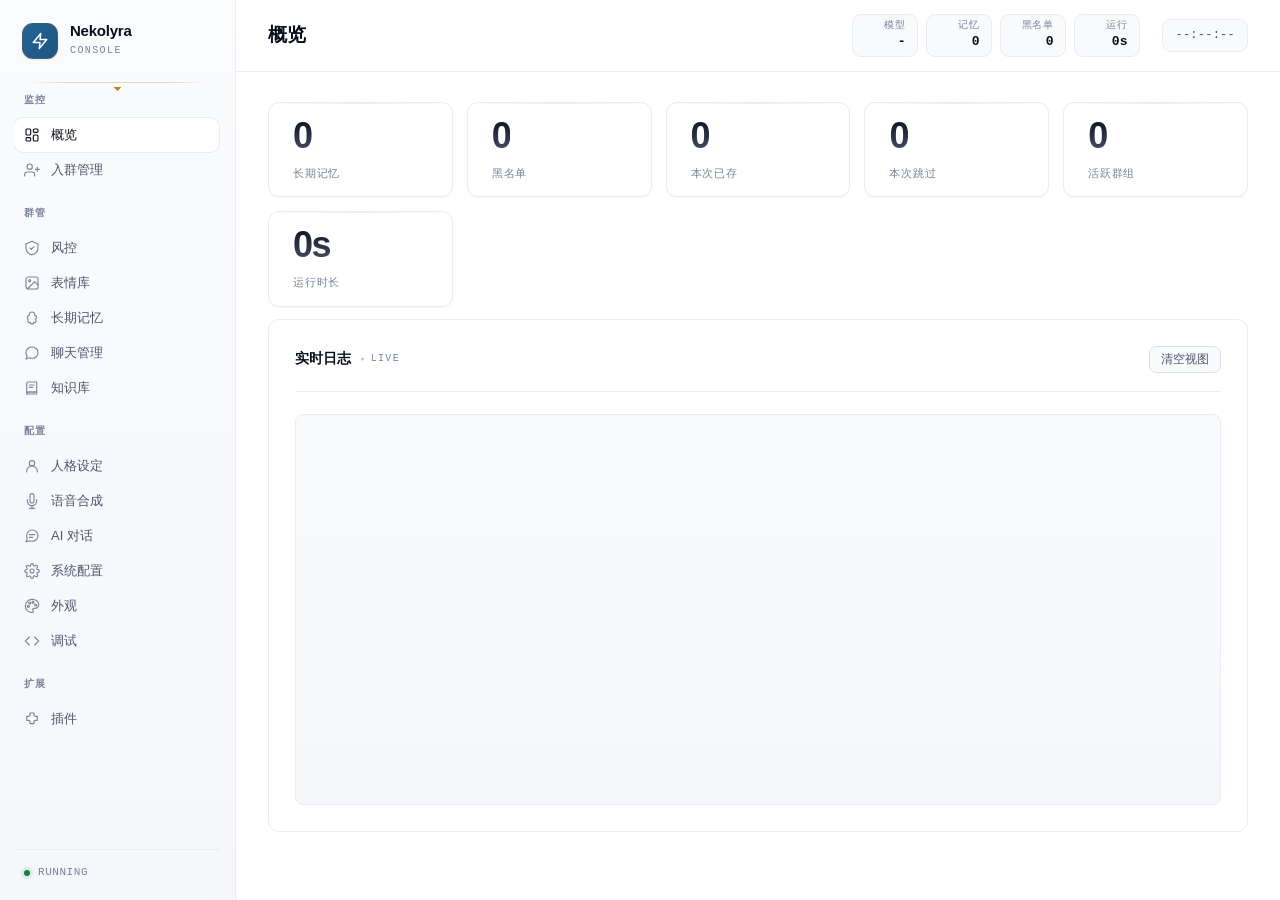
<file: nekolyra/web/static/admin.html>
<!DOCTYPE html>
<html lang="zh-CN">
<head>
<meta charset="UTF-8">
<meta name="viewport" content="width=device-width, initial-scale=1.0, viewport-fit=cover">
<title>Nekolyra 控制台</title>
<!--__PWA__-->
<link rel="icon" type="image/png" href="[data-uri]">
<style>
*{margin:0;padding:0;box-sizing:border-box}
:root{
color-scheme:light dark;
/* ===== 主题：默认角色 =====
   依据官方 KV 实测：深蓝紫底(H216-230) + 亮青蓝(H202-217) + 银白 + 淡紫(H240-249)。
   金色来自立绘（发色/饰件），在官方 KV 里已不是主角，所以只用做细线。 */
--azure:#246499;--azure-strong:#1e5380;--azure-bright:#3d94d6;--azure-deep:#205588;
--azure-soft:rgba(28,94,155,.08);--azure-line:rgba(28,94,155,.26);
--gold:#8a6d1f;--gold-bright:#b8860b;--gold-pale:#f8e8c8;
--gold-soft:rgba(138,109,31,.10);--gold-line:rgba(138,109,31,.26);
--blue:var(--azure);--blue-soft:var(--azure-soft);
/* 面：按官方 KV 的蓝紫调偏（H225 系） */
--bg:#fff;--bg-2:#f9fafc;--bg-3:#f2f4f9;--bg-4:#e9ecf5;--hover:#f2f4f9;
--line:#e9ecf5;--line-2:#dde1ee;--line-3:#cfd5e6;
--text:#0a0e1a;--text-2:#4e556b;--text-3:#7b8299;--text-4:#c3c9d9;
/* 状态色：当文字也达标，且色相离主色 ≥25° */
--green:#15803d;--green-soft:rgba(21,128,61,.10);
--red:#dc2626;--red-soft:rgba(220,38,38,.10);
--amber:#b45309;--amber-soft:rgba(180,83,9,.10);
--purple:#6d4fc4;--purple-soft:rgba(109,79,196,.10);
/* 形 */
--radius:11px;--radius-s:8px;--radius-xs:6px;
--shadow-xs:0 1px 2px rgba(10,14,26,.04);
--shadow-s:0 1px 2px rgba(10,14,26,.04);
--shadow-m:0 1px 3px rgba(10,14,26,.05),0 1px 2px rgba(10,14,26,.03);
--shadow-l:0 4px 14px rgba(10,14,26,.06);
--shadow-xl:0 10px 28px rgba(10,14,26,.08);
/* 动效：飘带是飘的，不是弹的 */
--ease:cubic-bezier(.22,.61,.36,1);
--ease-in:cubic-bezier(.4,0,1,1);
/* 其余 */
--side-bg-1:#fafbfd;--side-bg-2:#f5f7fb;
--card-bg:#fff;
--log-bg-1:#f9fafb;--log-bg-2:#f6f7f9;
--btn-primary-bg:var(--azure);
--btn-primary-bg-h:var(--azure-strong);
--btn-primary-border:var(--azure);
--btn-primary-border-h:var(--azure-strong);
--btn-primary-shadow:inset 0 1px 0 rgba(255,255,255,.18);
--btn-primary-shadow-h:inset 0 1px 0 rgba(255,255,255,.24);
--scrollbar:rgba(10,14,26,.14);
--scrollbar-h:rgba(10,14,26,.28);
--nav-hover:rgba(28,94,155,.055);
--log-line-hover:rgba(10,14,26,.03);
--api-tab-hover:rgba(255,255,255,.6);
--brand-border:var(--gold-line);
--toast-border:transparent;
--selection:rgba(28,94,155,.18);
--on-accent:#fff;
    /* 常暗元素（.toast）上的字，永远白，不跟主题翻 */
    --on-dark:#fff;
/* --aero 系是品牌主色的别名。之前只有 var(--aero) 的引用、没有定义，
   未定义的自定义属性会让**整条声明**在计算时失效 ——
   侧栏选中项的主色文字、标题下划线、竖条发光全都因此没了。
   这里指向 --azure 系，深色模式下 --azure 被覆盖时会自动跟着变。 */
--aero:var(--azure);
--aero-soft:var(--azure-soft);
--aero-line:var(--azure-line);
/* 常暗元素（toast）：不跟随主题，是刻意的 */
--dark-1:#1c1c1e;--dark-2:#09090b;
/* 毛玻璃（只在开了壁纸时被注入的规则用到）*/
--glass-2:rgba(255,255,255,.86);
--glass-line:rgba(255,255,255,.62);
--glass-hi:inset 0 1px 0 rgba(255,255,255,.75);
--glass-shadow:0 8px 32px rgba(8,14,32,.14);
--panel-blur:18px;
}
@media (prefers-color-scheme: dark){
:root{
/* 底 = 官方 KV 的深蓝紫族（H225），不是纯黑也不是紫黑 */
--bg:#0d1428;--bg-2:#141d38;--bg-3:#1c2748;--bg-4:#243158;--hover:#1c2748;
--line:#1c2748;--line-2:#28345c;--line-3:#364268;
/* 正文取她的银白发 */
--text:#d0e0f0;--text-2:#9aa8c8;--text-3:#7a88a8;--text-4:#5a6684;
--azure:#6db8ee;--azure-strong:#8ecdf2;--azure-bright:#b0d8f0;--azure-deep:#4da6e8;
--azure-soft:rgba(109,184,238,.14);--azure-line:rgba(109,184,238,.34);
--gold:#d4b46a;--gold-bright:#e8cf8a;--gold-pale:#3a3222;
--gold-soft:rgba(212,180,106,.12);--gold-line:rgba(212,180,106,.28);
--blue:var(--azure);--blue-soft:var(--azure-soft);
--green:#4ade80;--green-soft:rgba(74,222,128,.15);
--red:#ff7b7b;--red-soft:rgba(255,123,123,.15);
--amber:#ffc043;--amber-soft:rgba(255,192,67,.15);
--purple:#a99ae8;--purple-soft:rgba(169,154,232,.15);
--shadow-xs:0 1px 2px rgba(0,0,0,.32);
--shadow-s:0 1px 2px rgba(0,0,0,.32);
--shadow-m:0 1px 3px rgba(0,0,0,.38),0 1px 2px rgba(0,0,0,.26);
--shadow-l:0 4px 14px rgba(0,0,0,.42);
--shadow-xl:0 10px 28px rgba(0,0,0,.52);
--side-bg-1:#111932;--side-bg-2:#0d1428;
--card-bg:#141d38;
--log-bg-1:#111932;--log-bg-2:#0d1428;
--btn-primary-bg:var(--azure);
--btn-primary-bg-h:var(--azure-strong);
--btn-primary-border:var(--azure);
--btn-primary-border-h:var(--azure-strong);
--btn-primary-shadow:inset 0 1px 0 rgba(255,255,255,.12);
--btn-primary-shadow-h:inset 0 1px 0 rgba(255,255,255,.16);
--scrollbar:rgba(208,224,240,.20);
--scrollbar-h:rgba(208,224,240,.32);
--nav-hover:rgba(109,184,238,.10);
--log-line-hover:rgba(255,255,255,.04);
--api-tab-hover:rgba(255,255,255,.08);
--brand-border:var(--gold-line);
--toast-border:rgba(255,255,255,.12);
--selection:rgba(109,184,238,.28);
/* 深色下主色翻亮（azure #6db8ee / green #4ade80 / red #ff7b7b），
   白字压在上面只有 1.7-2.2:1，必须翻成深色。
   .toast 除外 —— 它底永远是暗的，用 --on-dark。 */
--on-accent:#0b0a0d;
--on-dark:#fff;
--dark-1:#1c1c1e;--dark-2:#09090b;
--glass-2:rgba(18,26,50,.68);
--glass-line:rgba(190,214,240,.11);
--glass-hi:inset 0 1px 0 rgba(190,214,240,.10);
--glass-shadow:0 8px 32px rgba(0,0,0,.46);
--panel-blur:18px;
}
}
html,body{height:100%;-webkit-font-smoothing:antialiased;-moz-osx-font-smoothing:grayscale;text-rendering:optimizeLegibility}
body{background:var(--bg);color:var(--text);font-family:"Segoe UI Variable Text","Segoe UI",-apple-system,BlinkMacSystemFont,"SF Pro Text","PingFang SC","HarmonyOS Sans SC","Noto Sans SC","Microsoft YaHei UI","Microsoft YaHei",Roboto,sans-serif;font-size:14px;line-height:1.6;overflow:hidden;font-feature-settings:"tnum","cv02","cv03","cv04","cv11"}
button{font-family:inherit;cursor:pointer;border:none;background:none;color:inherit;font-size:inherit;padding:0;letter-spacing:inherit}
input,select,textarea{font-family:inherit;font-size:inherit;color:inherit;letter-spacing:inherit}
::-webkit-scrollbar{width:8px;height:8px}
::-webkit-scrollbar-track{background:transparent}
::-webkit-scrollbar-thumb{background:var(--scrollbar);border-radius:6px;border:2px solid transparent;background-clip:padding-box}
::-webkit-scrollbar-thumb:hover{background:var(--scrollbar-h);background-clip:padding-box;border:2px solid transparent}
::selection{background:var(--selection)}
.app{display:flex;height:100vh;background:var(--bg)}
.side{width:236px;flex-shrink:0;background:linear-gradient(180deg,var(--side-bg-1) 0%,var(--side-bg-2) 100%);border-right:1px solid var(--line);display:flex;flex-direction:column;padding:22px 14px 16px}
.brand{display:flex;align-items:center;gap:12px;padding:0 8px 24px;margin-bottom:4px;position:relative}
.brand::after{content:"";position:absolute;left:15px;right:15px;bottom:0;height:1px;background:linear-gradient(90deg,transparent,var(--gold-line) 22%,var(--gold-line) 78%,transparent)}
.brand-mark{width:36px;height:36px;border-radius:11px;background:linear-gradient(135deg,var(--azure) 0%,var(--azure-strong) 100%);border:1px solid var(--brand-border);display:flex;align-items:center;justify-content:center;flex-shrink:0;box-shadow:var(--shadow-m)}
.brand-mark svg{width:18px;height:18px;color:var(--on-accent)}
.brand-info{flex:1;min-width:0}
.brand-title{font-size:15px;font-weight:600;letter-spacing:-.015em;color:var(--text);line-height:1.2}
.brand-sub{font-size:10px;color:var(--text-3);letter-spacing:.14em;font-family:"Cascadia Mono",ui-monospace,SFMono-Regular,"SF Mono",Menlo,Consolas,"Liberation Mono",monospace;margin-top:3px;font-weight:500}
.nav{flex:1;display:flex;flex-direction:column;gap:1px;overflow-y:auto;padding-right:2px;position:relative}
.nav::before{content:"";position:absolute;left:50%;top:-2.5px;width:5px;height:5px;margin-left:-2.5px;background:var(--gold-bright);transform:rotate(45deg)}
.nav-section{font-size:10px;font-weight:600;color:var(--text-3);letter-spacing:.14em;text-transform:uppercase;padding:18px 10px 8px;font-family:"Cascadia Mono",ui-monospace,SFMono-Regular,"SF Mono",Menlo,Consolas,"Liberation Mono",monospace}
.nav-section:first-child{padding-top:6px}
.nav-item{display:flex;align-items:center;gap:11px;padding:8px 10px;border-radius:9px;color:var(--text-2);font-size:13px;font-weight:450;transition:all .14s ease;width:100%;text-align:left;position:relative}
.nav-item:hover{background:var(--nav-hover);color:var(--text)}
.nav-item.on{background:var(--card-bg);color:var(--text);font-weight:550;box-shadow:0 0 0 1px var(--line)}
.nav-item.on::before{content:"";position:absolute;left:-14px;top:50%;transform:translateY(-50%);width:2px;height:20px;background:var(--azure);border-radius:0 3px 3px 0}
.nav-item .ico{width:16px;height:16px;flex-shrink:0;opacity:.7;transition:opacity .14s}
.nav-item:hover .ico,.nav-item.on .ico{opacity:1}
.nav-item .badge{margin-left:auto;font-size:10px;padding:1px 7px;border-radius:10px;font-weight:600;min-width:20px;text-align:center;line-height:1.6;background:var(--aero-soft);color:var(--aero);border:1px solid var(--aero-line)}
/* 只有"待你处理"的才用红色 —— 记忆条数/知识库条数不是错误 */
.nav-item .badge.alert{background:var(--red);color:var(--on-accent);border-color:var(--red);box-shadow:0 1px 3px rgba(220,38,38,.34)}
.nav-item .badge:empty{display:none}
.side-foot{padding:14px 10px 2px;border-top:1px solid var(--line);margin-top:14px;font-size:11px;color:var(--text-3);font-family:"Cascadia Mono",ui-monospace,SFMono-Regular,"SF Mono",Menlo,Consolas,"Liberation Mono",monospace;display:flex;align-items:center;gap:8px;font-weight:500;letter-spacing:.05em}
.dot-live{width:6px;height:6px;border-radius:50%;background:var(--green);animation:pulse 2.4s infinite;box-shadow:0 0 0 3px var(--green-soft)}
@keyframes pulse{0%,100%{opacity:1}50%{opacity:.35}}
.main{flex:1;display:flex;flex-direction:column;min-width:0;overflow:hidden}
.topbar{height:72px;flex-shrink:0;border-bottom:1px solid var(--line);display:flex;align-items:center;padding:0 32px;gap:22px;background:var(--card-bg)}
.topbar h1{font-size:19px;font-weight:600;color:var(--text);letter-spacing:-.015em}
.topbar .spacer{flex:1}
.top-metrics{display:flex;gap:8px;align-items:center}
.metric{display:flex;flex-direction:column;align-items:flex-end;padding:5px 12px;border-radius:9px;border:1px solid var(--line);background:var(--bg-2);min-width:66px;transition:all .15s ease}
.metric:hover{border-color:var(--line-2)}
.metric .metric-l{font-size:10px;color:var(--text-3);letter-spacing:.06em;text-transform:uppercase;font-weight:500;line-height:1}
.metric .val{color:var(--text);font-weight:600;font-family:"Cascadia Mono",ui-monospace,SFMono-Regular,"SF Mono",Menlo,Consolas,"Liberation Mono",monospace;font-size:13px;line-height:1.4;margin-top:3px}
.clock{font-family:"Cascadia Mono",ui-monospace,SFMono-Regular,"SF Mono",Menlo,Consolas,"Liberation Mono",monospace;font-size:12px;color:var(--text-2);padding:6px 12px;border:1px solid var(--line);border-radius:9px;background:var(--bg-2);font-weight:500;letter-spacing:.02em}
.content{flex:1;overflow-y:auto;padding:30px 32px 50px}
.page{display:none}
.page.on{display:block}
/* 淡入只能加在 .card 的**子元素**上，不能加在 .page 或 .card 上：
   .page 是 .card 的祖先 —— 祖先带 transform 会重建合成层、
   祖先 opacity<1 会让它变成"组"，两种情况后代的 backdrop-filter
   都没有可糊的背景，面板会闪一下露出清晰壁纸。
   动画落在子元素上，玻璃层本身始终不动。*/
.page.on>.card>*{animation:fadeIn .22s cubic-bezier(.16,1,.3,1)}
/* 切页动画只能动 opacity。以前带 transform:translateY(6px) ——
   .page 是 .card 的祖先，祖先做 transform 动画时浏览器要重建合成层，
   后代 .card 上的 backdrop-filter 在动画期间失效，面板会闪一下
   （露出没糊的壁纸）。去掉 transform 就没这个问题了。*/
.card{transform:translateZ(0)}
@keyframes fadeIn{from{opacity:0}to{opacity:1}}
.card{background:var(--card-bg);border:1px solid var(--line);border-radius:var(--radius);padding:26px;margin-bottom:18px;transition:border-color .16s var(--ease)}
.card:hover{border-color:var(--azure-line)}
.card-h{display:flex;align-items:center;gap:10px;padding-bottom:18px;margin-bottom:22px;border-bottom:1px solid var(--line)}
.card-h h3{font-size:13.5px;font-weight:600;color:var(--text);letter-spacing:-.005em}
.card-h .en{font-size:10px;color:var(--text-3);letter-spacing:.13em;text-transform:uppercase;font-weight:500;font-family:"Cascadia Mono",ui-monospace,SFMono-Regular,"SF Mono",Menlo,Consolas,"Liberation Mono",monospace;padding-left:10px;position:relative}
.card-h .en::before{content:"";position:absolute;left:0;top:50%;width:3px;height:3px;border-radius:50%;background:currentColor;opacity:.5;transform:translateY(-50%)}
.card-h .right{margin-left:auto;display:flex;gap:8px;align-items:center}
.stat-grid{display:grid;grid-template-columns:repeat(auto-fit,minmax(170px,1fr));gap:14px;margin-bottom:12px}
.stat-box{background:var(--card-bg);border:1px solid var(--line);border-radius:var(--radius);padding:14px 24px;transition:all .2s cubic-bezier(.16,1,.3,1);box-shadow:var(--shadow-s);position:relative;overflow:hidden}
.stat-box::after{content:"";position:absolute;top:0;left:0;right:0;height:1px;background:linear-gradient(90deg,transparent,rgba(127,127,127,.15),transparent)}
.stat-box:hover{border-color:var(--line-3)}
.stat-box .v{font-size:36px;font-weight:600;letter-spacing:-.04em;line-height:1.05;background:linear-gradient(180deg,var(--text) 0%,var(--text-2) 100%);-webkit-background-clip:text;background-clip:text;-webkit-text-fill-color:transparent;font-variant-numeric:tabular-nums;display:inline-block}
.stat-box .l{font-size:11px;color:var(--text-3);margin-top:10px;letter-spacing:.07em;text-transform:uppercase;font-weight:500}
.stat-box .l{white-space:nowrap;overflow:hidden;text-overflow:ellipsis}
.tbl{width:100%;border-collapse:collapse;font-size:13px}
.tbl th{text-align:left;padding:0 12px 12px;color:var(--text-3);font-weight:500;font-size:10px;letter-spacing:.11em;text-transform:uppercase;border-bottom:1px solid var(--line);font-family:"Cascadia Mono",ui-monospace,SFMono-Regular,"SF Mono",Menlo,Consolas,"Liberation Mono",monospace}
.tbl td{padding:13px 12px;border-bottom:1px solid var(--line);color:var(--text-2);vertical-align:middle}
.tbl tr:last-child td{border-bottom:none}
.tbl tbody tr{transition:background .12s ease}
.tbl tbody tr:hover td{background:var(--bg-2)}
.tbl td.mono{font-family:"Cascadia Mono",ui-monospace,SFMono-Regular,"SF Mono",Menlo,Consolas,"Liberation Mono",monospace;color:var(--text);font-size:12px}
.tbl td.strong{color:var(--text);font-weight:500}
.tbl td.rank{font-family:"Cascadia Mono",ui-monospace,SFMono-Regular,"SF Mono",Menlo,Consolas,"Liberation Mono",monospace;font-weight:600;color:var(--text);width:44px;font-size:13px}
.tbl td.points{font-family:"Cascadia Mono",ui-monospace,SFMono-Regular,"SF Mono",Menlo,Consolas,"Liberation Mono",monospace;font-weight:600;color:var(--amber);text-align:right}
.btn{display:inline-flex;align-items:center;gap:6px;padding:8px 15px;border-radius:8px;font-size:12.5px;font-weight:500;border:1px solid var(--line-2);background:var(--card-bg);color:var(--text-2);transition:all .16s cubic-bezier(.16,1,.3,1);white-space:nowrap;letter-spacing:-.005em;box-shadow:var(--shadow-xs)}
.btn:hover{color:var(--text);border-color:var(--line-3);background:var(--bg-2);box-shadow:var(--shadow-s)}
.btn:active{transform:scale(.97);box-shadow:inset 0 1px 2px rgba(0,0,0,.06)}
.btn.primary{background:var(--btn-primary-bg);color:var(--on-accent);border-color:var(--btn-primary-border);box-shadow:var(--btn-primary-shadow)}
.btn.primary:hover{background:var(--btn-primary-bg-h);border-color:var(--btn-primary-border-h);box-shadow:var(--btn-primary-shadow-h)}
.btn.green{background:var(--green);color:var(--on-accent);border-color:var(--green);box-shadow:0 1px 2px rgba(16,185,129,.2)}
.btn.green:hover{filter:brightness(1.08)}
.btn.danger{color:var(--red);border-color:rgba(239,68,68,.32);background:var(--card-bg)}
.btn.danger:hover{background:var(--red-soft);border-color:rgba(239,68,68,.5);color:var(--red)}
.win-new{border-style:dashed;opacity:.7}
.win-new:hover{border-color:var(--line-3);opacity:1}
.win-new .win-tile-name{color:var(--text-3)}
/* 左侧文件夹树 */
.kb-tree-row{display:flex;align-items:center;gap:6px;padding:5px 8px;border-radius:6px;cursor:pointer;color:var(--text-2)}
.kb-tree-row:hover{background:var(--card-bg);color:var(--text)}
.kb-tree-row.on{background:var(--btn-primary-bg);color:var(--on-accent)}
.kb-tree-act{padding:2px 7px!important;font-size:11px!important;line-height:1.5}
.kb-tree-row.on .kb-tree-act{color:var(--text)!important;background:var(--card-bg);border-color:transparent}
.btn.ghost{border-color:var(--line-2);color:var(--text-2);box-shadow:none;background:var(--bg-2)}
.btn.ghost:hover{color:var(--text);background:var(--hover);border-color:var(--line-3);box-shadow:none}
.btn.sm{padding:5px 11px;font-size:11.5px;border-radius:7px}
.logs{background:linear-gradient(180deg,var(--log-bg-1) 0%,var(--log-bg-2) 100%);border:1px solid var(--line);border-radius:var(--radius-s);overflow-y:auto;padding:10px 6px;font-family:"Cascadia Mono",ui-monospace,SFMono-Regular,"SF Mono",Menlo,Consolas,"Liberation Mono",monospace;font-size:12px;line-height:1.9;height:calc(100vh - 420px);min-height:340px}
.log-line{display:flex;gap:10px;padding:3px 12px;align-items:baseline;border-radius:6px;transition:background .1s}
.log-line:hover{background:var(--log-line-hover)}
.log-t{color:var(--text-4);flex-shrink:0;font-size:11px;font-variant-numeric:tabular-nums;letter-spacing:.01em}
.log-tag{flex-shrink:0;padding:0 8px;border-radius:5px;font-size:10px;font-weight:600;height:18px;line-height:18px;background:var(--bg-4);color:var(--text-2);letter-spacing:.05em;font-family:inherit;text-align:center;min-width:44px}
.log-tag.ok{background:var(--green-soft);color:var(--green)}
.log-tag.warn{background:var(--amber-soft);color:var(--amber)}
.log-tag.err{background:var(--red-soft);color:var(--red)}
.log-tag.msg{background:var(--blue-soft);color:var(--blue)}
.log-tag.reply{background:var(--purple-soft);color:var(--purple)}
.log-tag.mem{background:var(--amber-soft);color:var(--amber)}
.log-tag.join,.log-tag.leave{background:var(--green-soft);color:var(--green)}
.log-tag.verify{background:var(--blue-soft);color:var(--blue)}
.log-tag.block{background:var(--red-soft);color:var(--red)}
.log-tag.info{background:var(--bg-3);color:var(--text-2);box-shadow:inset 0 0 0 1px var(--line-2)}
.log-tag.req{background:var(--blue-soft);color:var(--blue)}
.log-msg{flex:1;color:var(--text-2);word-break:break-all;white-space:pre-wrap;font-size:12px;line-height:1.75}
.log-line.ok .log-msg{color:var(--green)}
.log-line.err .log-msg{color:var(--red)}
.log-line.warn .log-msg{color:var(--amber)}
.group-block{border:1px solid var(--line);border-radius:12px;overflow:hidden;margin-bottom:16px;background:var(--card-bg);box-shadow:var(--shadow-xs);transition:all .15s}
.group-block:hover{box-shadow:var(--shadow-s)}
.group-head{padding:14px 18px;background:var(--bg-2);display:flex;align-items:center;justify-content:space-between;border-bottom:1px solid var(--line);font-size:13px}
.gid{font-family:"Cascadia Mono",ui-monospace,SFMono-Regular,"SF Mono",Menlo,Consolas,"Liberation Mono",monospace;color:var(--text);font-weight:600;font-size:12.5px;letter-spacing:.01em}
/* === 记忆/记录页组件 === */
.page-desc{font-size:12.5px;color:var(--text-2);line-height:1.9;margin-bottom:16px}
.page-desc code{background:var(--bg-3);padding:1px 6px;border-radius:5px;font-size:11.5px}
.sub-panel{background:var(--bg-2);border:1px solid var(--line);border-radius:var(--radius-s);padding:16px;margin-bottom:18px}
.sub-panel-h{font-size:12.5px;font-weight:600;color:var(--text);margin-bottom:13px;display:flex;align-items:center;gap:8px}
.grid-f{display:grid;grid-template-columns:repeat(auto-fit,minmax(190px,1fr));gap:13px}
.fld{display:flex;flex-direction:column;gap:6px;min-width:0}
.fld>label{font-size:11.5px;color:var(--text-3);font-weight:500}
.inp,.sel{width:100%;background:var(--card-bg);border:1px solid var(--line-2);border-radius:8px;padding:9px 12px;font-size:13px;color:var(--text);outline:none;box-shadow:var(--shadow-xs);font-family:inherit;transition:border-color .14s,box-shadow .14s}
.inp:focus,.sel:focus{border-color:var(--blue);box-shadow:0 0 0 3px var(--blue-soft)}
.inp::placeholder{color:var(--text-4)}
textarea.inp{resize:vertical;line-height:1.6}
.seg{display:inline-flex;background:var(--bg-3);border-radius:9px;padding:3px;gap:2px}
.seg button{padding:6px 15px;font-size:12.5px;border:none;border-radius:7px;background:transparent;color:var(--text-2);cursor:pointer;font-weight:500;font-family:inherit;transition:all .14s}
.seg button:hover{color:var(--text)}
.seg button.on{background:var(--card-bg);color:var(--text);font-weight:600;box-shadow:var(--shadow-xs)}
.toolbar{display:flex;gap:10px;flex-wrap:wrap;align-items:center;margin-bottom:18px}
.toolbar .grow{flex:1;min-width:180px}
.bar-stat{font-size:12px;color:var(--text-3);margin-bottom:12px}
.bar-stat b{color:var(--text-2);font-weight:600}
/* ========== 插件页 ========== */
.inline-code{font-family:"Cascadia Mono",ui-monospace,SFMono-Regular,"SF Mono",Menlo,Consolas,"Liberation Mono",monospace;font-size:11.5px;
  background:var(--bg-3);border:1px solid var(--line);border-radius:4px;
  padding:1px 5px;color:var(--text-2);white-space:nowrap}
.plug-empty{padding:26px 20px;text-align:center;border:1px dashed var(--line-2);
  border-radius:var(--radius-s);background:var(--bg-2)}
.plug-card{border:1px solid var(--line);border-radius:var(--radius-s);
  background:var(--bg-2);padding:13px 15px;margin-bottom:10px}
.plug-card.bad{border-color:var(--red);background:var(--red-soft)}
.plug-head{display:flex;align-items:flex-start;gap:10px;justify-content:space-between}
.plug-title{display:flex;align-items:center;gap:8px;flex-wrap:wrap;min-width:0}
.plug-title b{font-size:14px;color:var(--text);font-weight:600}
.plug-ver{font-size:11px;color:var(--text-3);
  font-family:"Cascadia Mono",ui-monospace,SFMono-Regular,"SF Mono",Menlo,Consolas,"Liberation Mono",monospace}
.plug-badge{font-size:10.5px;padding:2px 7px;border-radius:20px;font-weight:600;flex-shrink:0}

/* 插件页面的导航项：只用来让 setPage 找得到，不显示在侧边栏 */
.nav-item.plug-nav-hidden{display:none}
/* 插件页面顶部的返回条 */
.plug-page-bar{display:flex;align-items:center;gap:10px;margin-bottom:16px;
  padding-bottom:12px;border-bottom:1px solid var(--line)}
.plug-page-bar .ppb-title{font-size:12.5px;color:var(--text-3)}

/* 插件配置小窗 */
.modal-mask{position:fixed;inset:0;background:rgba(9,9,11,.42);
  -webkit-backdrop-filter:blur(3px);backdrop-filter:blur(3px);
  display:flex;align-items:center;justify-content:center;z-index:200;padding:24px;
  animation:fadeIn .14s ease}
.modal-mask[hidden]{display:none}
.modal{background:var(--card-bg);border:1px solid var(--line-2);
  border-radius:var(--radius);box-shadow:var(--shadow-xl);
  width:min(660px,100%);max-height:86vh;display:flex;flex-direction:column;
  animation:popIn .18s cubic-bezier(.16,1,.3,1)}
.modal-h{display:flex;align-items:center;gap:10px;padding:18px 22px 15px;
  border-bottom:1px solid var(--line);position:relative}
.modal-h::before{content:"";position:absolute;left:0;top:18px;bottom:15px;width:2px;
  background:var(--azure);border-radius:0 3px 3px 0}
.modal-h h3{font-size:15px;font-weight:600;letter-spacing:-.01em}
.modal-h .en{font-size:10.5px;color:var(--text-3);letter-spacing:.08em;text-transform:uppercase}
.modal-x{margin-left:auto;width:30px;height:30px;border-radius:8px;
  border:1px solid var(--line-2);background:var(--bg-2);cursor:pointer;
  color:var(--text-2);font-size:14px;line-height:1;display:flex;
  align-items:center;justify-content:center;font-family:inherit}
.modal-x:hover{background:var(--bg-3);color:var(--text)}
.modal-b{padding:22px;overflow-y:auto;flex:1}
.modal-b .cfg-group-title{margin-bottom:16px}
.modal-b .cfg-group-title:not(:first-child){margin-top:22px}
.modal-f{display:flex;justify-content:flex-end;gap:10px;padding:15px 22px;
  border-top:1px solid var(--line);background:var(--bg-2);
  border-radius:0 0 var(--radius) var(--radius)}
/* 品牌区后面的版本号 */
.brand-ver{margin-left:7px;font-size:10.5px;font-weight:500;color:var(--text-3);
  font-family:"Cascadia Mono",ui-monospace,SFMono-Regular,"SF Mono",Menlo,Consolas,"Liberation Mono",monospace;letter-spacing:0;
  vertical-align:1px;white-space:nowrap}
.brand-ver .ver-cur{cursor:pointer;border-bottom:1px dashed transparent}
.brand-ver .ver-cur:hover{color:var(--text-2);border-bottom-color:var(--text-4)}
/* 有新版本时的小标签 */
.ver-new{margin-left:6px;padding:1px 7px;border-radius:20px;font-size:10px;
  font-weight:600;border:none;cursor:pointer;font-family:inherit;
  background:var(--green-soft);color:var(--green);
  animation:verPulse 2.2s ease-in-out infinite}
.ver-new:hover{background:var(--green);color:var(--on-accent);animation:none}
@keyframes verPulse{0%,100%{opacity:1}50%{opacity:.55}}
/* 更新说明里的正文排版 */
.upd-head{display:flex;align-items:baseline;gap:10px;flex-wrap:wrap;margin-bottom:4px}
.upd-cur{font-size:12.5px;color:var(--text-3);
  font-family:"Cascadia Mono",ui-monospace,SFMono-Regular,"SF Mono",Menlo,Consolas,"Liberation Mono",monospace}
.upd-arrow{color:var(--text-4)}
.upd-same{font-size:12px;color:var(--text-3);padding:1px 8px;border-radius:20px;
  background:var(--green-soft);color:var(--green);font-weight:500}
.upd-label{font-size:12px;color:var(--text-3);margin:2px 0 7px}
.upd-new{font-size:13px;font-weight:600;color:var(--green);
  font-family:"Cascadia Mono",ui-monospace,SFMono-Regular,"SF Mono",Menlo,Consolas,"Liberation Mono",monospace}
.upd-time{font-size:11.5px;color:var(--text-3);margin-bottom:14px}
.upd-notes{font-size:13px;line-height:1.72;color:var(--text-2);
  background:var(--bg-2);border:1px solid var(--line);
  border-radius:var(--radius-s);padding:14px 16px;max-height:44vh;overflow-y:auto;
  white-space:pre-wrap;word-break:break-word}
.upd-notes code{font-family:"Cascadia Mono",ui-monospace,SFMono-Regular,"SF Mono",Menlo,Consolas,"Liberation Mono",monospace;
  font-size:12px;background:var(--bg-4);padding:1px 5px;border-radius:4px}
.upd-notes b{color:var(--text)}
/* markdown 渲染出来的元素 */
.upd-notes .md-h1{font-size:14px;display:block;margin:2px 0 6px}
.upd-notes .md-h2{font-size:13.5px;display:block;margin:12px 0 6px}
.upd-notes .md-h3{font-size:12.5px;display:block;margin:12px 0 5px;
  color:var(--text-3);letter-spacing:.02em}
.upd-notes a{color:var(--blue);text-decoration:none;border-bottom:1px solid transparent}
.upd-notes a:hover{border-bottom-color:var(--blue)}
.upd-notes .md-li{display:block;position:relative;padding-left:14px;margin:3px 0}
.upd-notes .md-li::before{content:"·";position:absolute;left:4px;
  color:var(--text-4);font-weight:700}
.upd-notes .md-quote{display:block;padding:2px 0 2px 10px;margin:6px 0;
  border-left:2px solid var(--line-3);color:var(--text-3)}
.upd-notes .md-pre{background:var(--bg-4);border:1px solid var(--line);
  border-radius:var(--radius-xs);padding:10px 12px;margin:8px 0;overflow-x:auto;
  font-family:"Cascadia Mono",ui-monospace,SFMono-Regular,"SF Mono",Menlo,Consolas,"Liberation Mono",monospace;font-size:11.5px;
  line-height:1.6;white-space:pre;color:var(--text-2)}
.upd-notes hr{border:none;border-top:1px solid var(--line);margin:14px 0}
.upd-notes .md-tb{border-collapse:collapse;margin:9px 0;font-size:12px;
  width:100%;table-layout:auto}
.upd-notes .md-tb th,.upd-notes .md-tb td{border:1px solid var(--line);
  padding:6px 9px;text-align:left;vertical-align:top}
.upd-notes .md-tb th{background:var(--bg-4);color:var(--text);font-weight:600}
.upd-notes .md-tb td{color:var(--text-2)}
/* 选择下载线路 */
.upd-srcrow{margin:14px 0 10px}
.upd-srclb{font-size:12.5px;color:var(--text-2);margin-bottom:9px;font-weight:500}
.upd-lines{display:grid;grid-template-columns:1fr 1fr;gap:9px}
.upd-line{display:flex;align-items:center;gap:9px;padding:11px 13px;
  border:1px solid var(--line-2);border-radius:var(--radius-s);
  background:var(--bg-2);cursor:pointer;font-family:inherit;font-size:12.5px;
  color:var(--text-2);text-align:left;transition:border-color .15s,background .15s}
.upd-line:hover{border-color:var(--line-3)}
.upd-line.on{border-color:var(--blue);background:var(--blue-soft);color:var(--text)}
.upd-line .rd{width:15px;height:15px;border-radius:50%;flex-shrink:0;
  border:1.5px solid var(--line-3);position:relative;transition:border-color .15s}
.upd-line.on .rd{border-color:var(--blue)}
.upd-line.on .rd::after{content:"";position:absolute;inset:3px;border-radius:50%;
  background:var(--blue)}
.upd-line .nm{flex:1;min-width:0;overflow:hidden;text-overflow:ellipsis;
  white-space:nowrap}
.upd-line .ms{flex-shrink:0;padding:3px 9px;border-radius:5px;font-size:11px;
  font-weight:700;font-family:"Cascadia Mono",ui-monospace,SFMono-Regular,"SF Mono",Menlo,Consolas,"Liberation Mono",monospace;
  background:var(--green-soft);color:var(--green);min-width:52px;text-align:center}
.upd-line .ms.mid{background:var(--amber-soft);color:var(--amber)}
.upd-line .ms.bad{background:var(--red-soft);color:var(--red)}
.upd-line .ms.wait{background:var(--bg-4);color:var(--text-2);font-weight:500}
.upd-srchint{font-size:11px;color:var(--text-4);margin-top:9px}
/* 进度条 */
.upd-prog{margin-top:16px}
.upd-bar{position:relative;height:26px;border-radius:6px;background:var(--bg-4);
  overflow:hidden}
.upd-bar>i{display:block;height:100%;width:0;
  background:linear-gradient(90deg,var(--azure),var(--azure-bright));
  transition:width .25s var(--ease)}
.upd-bar>b{position:absolute;left:5px;top:50%;transform:translateY(-50%);
  font-size:11px;font-weight:700;color:var(--on-accent);
  font-family:"Cascadia Mono",ui-monospace,SFMono-Regular,"SF Mono",Menlo,Consolas,"Liberation Mono",monospace;
  background:rgba(10,132,255,.92);padding:2px 7px;border-radius:4px;
  white-space:nowrap}
.upd-pgtx{display:flex;justify-content:space-between;gap:10px;margin-top:8px;
  font-size:11.5px;color:var(--text-3);
  font-family:"Cascadia Mono",ui-monospace,SFMono-Regular,"SF Mono",Menlo,Consolas,"Liberation Mono",monospace}
.upd-cancelrow{margin-top:11px;display:flex;justify-content:flex-end}
.upd-pgerr,.upd-pgok{margin-top:9px;font-size:12px;line-height:1.7;
  border-radius:var(--radius-xs);padding:9px 11px;word-break:break-all}
.upd-pgerr{color:var(--amber);background:var(--amber-soft)}
.upd-pgok{color:var(--text-2);background:var(--green-soft)}
.upd-pgok code{font-family:"Cascadia Mono",ui-monospace,SFMono-Regular,"SF Mono",Menlo,Consolas,"Liberation Mono",monospace;
  font-size:11px;background:var(--bg-2);padding:1px 5px;border-radius:4px}
.upd-vf{color:var(--green);font-size:11px}
.upd-sha{margin-top:7px;font-size:11px;color:var(--text-3);word-break:break-all}
.upd-sha code{font-size:10.5px;background:var(--bg-2);padding:1px 5px;
  border-radius:4px;color:var(--text-2)}
.upd-shasrc{display:block;margin-top:3px;color:var(--text-4)}
.upd-files{margin-top:16px}
.upd-files .upd-ft{font-size:12px;color:var(--text-3);margin-bottom:8px}
.upd-file{display:flex;align-items:center;gap:10px;padding:9px 12px;
  border:1px solid var(--line);border-radius:var(--radius-xs);
  margin-bottom:7px;font-size:12.5px}
.upd-file .nm{font-family:"Cascadia Mono",ui-monospace,SFMono-Regular,"SF Mono",Menlo,Consolas,"Liberation Mono",monospace;
  color:var(--text);flex:1;min-width:0;overflow:hidden;text-overflow:ellipsis;
  white-space:nowrap}
.upd-file .sz{color:var(--text-3);font-size:11.5px;flex-shrink:0}
.upd-dl{flex-shrink:0;padding:3px 12px;border-radius:var(--radius-xs);
  border:1px solid var(--line-3);background:var(--bg-2);color:var(--blue);
  font-size:12px;font-weight:600;cursor:pointer;font-family:inherit}
.upd-dl:hover{background:var(--blue-soft);border-color:var(--blue)}
.upd-dl:disabled{opacity:.6;cursor:default}
.upd-err{font-size:12.5px;color:var(--amber);margin-top:10px}
@keyframes popIn{from{opacity:0;transform:translateY(8px) scale(.985)}to{opacity:1;transform:none}}
.plug-badge.ok{background:var(--green-soft);color:var(--green)}
.plug-badge.off{background:var(--bg-4);color:var(--text-3)}
.plug-badge.err{background:var(--red-soft);color:var(--red)}
.plug-tag{font-size:10.5px;padding:2px 7px;border-radius:20px;
  background:var(--blue-soft);color:var(--blue)}
.plug-actions{flex-shrink:0}
.plug-desc{font-size:12.5px;color:var(--text-2);line-height:1.75;margin-top:7px;
  word-break:break-word}
.plug-meta{font-size:11.5px;color:var(--text-2);margin-top:8px;padding-top:8px;
  line-height:1.8;word-break:break-word;border-top:1px solid var(--line)}
.plug-meta .inline-code{margin:0 2px}
/* 分隔点：之前用 --text-4(#c3c9d9)，在玻璃底上等于看不见，一行信息糊成一团 */
.plug-meta .dot{font-style:normal;color:var(--text-3);margin:0 6px;opacity:.75}
.plug-err{margin-top:9px;padding:8px 11px;border-radius:var(--radius-xs);
  background:var(--red-soft);color:var(--red);font-size:11.5px;line-height:1.7;
  font-family:"Cascadia Mono",ui-monospace,SFMono-Regular,"SF Mono",Menlo,Consolas,"Liberation Mono",monospace;word-break:break-word}
/* 插件安装框 + 市场 */
.plug-install{margin-top:16px;padding:14px 15px;border:1px dashed var(--line-2);
  border-radius:var(--radius-s);background:var(--bg-2)}
.plug-install-h{font-size:12.5px;font-weight:600;color:var(--text-2);margin-bottom:9px}
.plug-install-row{display:flex;gap:9px}
.plug-install-row .inp{flex:1;min-width:0}
.plug-install-tip{font-size:11.5px;color:var(--text-3);line-height:1.85;margin-top:8px}
.plug-install-tip a{color:var(--blue);text-decoration:none}
.plug-badge.warn{background:var(--amber-soft);color:var(--amber)}
.plug-meta a{color:var(--blue);text-decoration:none}
.plug-meta a:hover{text-decoration:underline}
#plugSeg{margin-bottom:2px}
/* 原始发言（记忆页里的参考区） */
.raw-wrap{margin:10px 0 4px;border:1px solid var(--line);border-radius:var(--radius-s);background:var(--bg-2);padding:10px 13px;max-height:330px;overflow-y:auto}
.raw-row{display:flex;gap:10px;font-size:12px;line-height:1.75;padding:1px 0}
.raw-row.bot .raw-n{color:var(--blue)}
.raw-t{color:var(--text-4);flex-shrink:0;font-family:"Cascadia Mono",ui-monospace,SFMono-Regular,"SF Mono",Menlo,Consolas,"Liberation Mono",monospace;font-size:11px;padding-top:1px}
.raw-n{color:var(--text-2);flex-shrink:0;max-width:120px;overflow:hidden;text-overflow:ellipsis;white-space:nowrap;font-weight:600}
.raw-x{color:var(--text);word-break:break-word;flex:1;padding-right:4px}
.raw-w{color:var(--text-4);font-size:10.5px;flex-shrink:0;padding-top:1px;margin-left:12px;padding-left:10px;border-left:1px solid var(--line-2)}
/* 聊天记录气泡 */
.cl-wrap{max-height:620px;overflow-y:auto;padding:6px 4px}
.cl-row{display:flex;margin-bottom:11px}
.cl-row.mine{justify-content:flex-end}
.cl-bubble{max-width:74%;border:1px solid var(--line);background:var(--card-bg);border-radius:var(--radius-s);padding:9px 13px;box-shadow:var(--shadow-xs)}
.cl-row.mine .cl-bubble{background:var(--blue-soft);border-color:rgba(0,102,255,.2)}
.cl-head{display:flex;gap:9px;align-items:baseline;font-size:11px;color:var(--text-4);margin-bottom:3px}
.cl-row.mine .cl-head{flex-direction:row-reverse}
.cl-name{font-weight:600;color:var(--text-2);font-size:11.5px}
.cl-body{font-size:13px;line-height:1.65;color:var(--text);white-space:pre-wrap;word-break:break-word}
.cl-day{text-align:center;font-size:11px;color:var(--text-4);margin:14px 0 10px}
.cl-day span{background:var(--bg-3);padding:3px 12px;border-radius:20px}
/* 记忆条目：紧凑列表，标签和内容同一行，内容长了自动折行 */
.mem-row{padding:9px 46px 9px 26px;border-top:1px solid var(--line);font-size:13px;
         display:flex;flex-wrap:wrap;align-items:baseline;gap:9px;position:relative;background:transparent}
.mem-row:first-child{border-top:none}
.mem-row:hover{background:var(--bg-2)}
.mem-row::before{content:"";position:absolute;left:15px;top:16px;width:4px;height:4px;border-radius:50%;background:var(--line-3)}
.mem-row .mem-tag{flex:0 0 auto}
.mem-row .mem-txt{flex:1 1 auto;min-width:220px}
.mem-row .btn{position:absolute;right:10px;top:50%;transform:translateY(-50%)}
.mem-head{display:flex;align-items:center;gap:8px;margin-bottom:3px}
.mem-del{opacity:0;transition:opacity .12s;border:none;background:none;color:var(--text-3);cursor:pointer;font-size:11px;padding:2px 6px;border-radius:4px}
.mem-row:hover .mem-del{opacity:1}
.mem-del:hover{background:var(--red-soft);color:var(--red)}
.mem-row .btn{opacity:0;transition:opacity .12s;font-size:11px;padding:3px 9px;flex-shrink:0}
.mem-row:hover .btn{opacity:1}
.group-head .btn,.mem-user-head .btn{font-size:11px;padding:3px 10px;opacity:.55;transition:opacity .12s}
.group-head:hover .btn,.mem-user-head:hover .btn{opacity:1}
.mem-tag{font-size:10px}
.mem-user-head{padding:8px 46px 8px 26px;background:var(--bg-2);border-top:1px solid var(--line);
               display:flex;align-items:center;justify-content:space-between;font-size:12.5px;color:var(--text-2)}
.mem-user-head b{color:var(--text);font-weight:600}
.mem-act{display:flex;gap:6px;opacity:.5;transition:opacity .12s}
.group-head:hover .mem-act,.mem-user-head:hover .mem-act{opacity:1}
.mem-hint{font-size:12px;color:var(--text-3);margin-bottom:14px;line-height:1.7}
.mem-hint b{color:var(--text-2);font-weight:600}
.mem-hint .x{color:var(--blue);cursor:pointer;margin-left:4px}
.mem-tag{font-size:10px;padding:3px 8px;border-radius:5px;background:var(--bg-4);color:var(--text-2);flex-shrink:0;font-weight:600;font-family:"Cascadia Mono",ui-monospace,SFMono-Regular,"SF Mono",Menlo,Consolas,"Liberation Mono",monospace;line-height:1.5}
.mem-time{font-size:11px;color:var(--text-4);flex-shrink:0;width:100px;font-family:"Cascadia Mono",ui-monospace,SFMono-Regular,"SF Mono",Menlo,Consolas,"Liberation Mono",monospace}
.mem-txt{flex:1 1 100%;color:var(--text);word-break:break-word;line-height:1.65;margin-top:2px}
.req-card{border:1px solid var(--line);border-radius:var(--radius-s);padding:18px 20px;margin-bottom:14px;background:var(--card-bg);box-shadow:var(--shadow-xs);transition:all .18s cubic-bezier(.16,1,.3,1)}
.req-card:hover{border-color:var(--line-2);box-shadow:var(--shadow-m);transform:translateY(-1px)}
.req-head{display:flex;align-items:center;gap:12px;margin-bottom:12px}
.req-avatar{width:38px;height:38px;border-radius:11px;background:linear-gradient(135deg,var(--azure) 0%,var(--azure-strong) 100%);border:1px solid var(--brand-border);display:flex;align-items:center;justify-content:center;color:var(--on-accent);font-weight:600;font-size:14px;flex-shrink:0;box-shadow:var(--shadow-s)}
.req-name{font-size:14px;font-weight:600;color:var(--text)}
.req-qq{font-size:11.5px;color:var(--text-3);font-family:"Cascadia Mono",ui-monospace,SFMono-Regular,"SF Mono",Menlo,Consolas,"Liberation Mono",monospace}
.req-body{margin-bottom:14px}
.req-row{display:flex;gap:8px;font-size:12.5px;line-height:1.8}
.req-row .lbl{color:var(--text-3);flex-shrink:0;width:70px}
.req-row .val{color:var(--text-2);flex:1;word-break:break-word}
.req-actions{display:flex;gap:8px;justify-content:flex-end;border-top:1px solid var(--line);padding-top:14px}
.form-grid{display:grid;grid-template-columns:1fr 1fr;gap:16px}
@media (max-width:680px){.form-grid{grid-template-columns:1fr}}
.form-row{display:flex;flex-direction:column;gap:7px}
.form-row.full{grid-column:1/-1}
.form-row label{font-size:11px;color:var(--text-3);letter-spacing:.04em;font-weight:500}
.form-row input,.form-row select,.form-row textarea{width:100%;background:var(--card-bg);border:1px solid var(--line-2);border-radius:8px;padding:10px 13px;font-size:13px;color:var(--text);outline:none;transition:all .16s cubic-bezier(.16,1,.3,1);font-family:inherit;box-shadow:var(--shadow-xs)}
.form-row input:hover,.form-row textarea:hover,.form-row select:hover{border-color:var(--line-3)}
.form-row input:focus,.form-row textarea:focus,.form-row select:focus{border-color:var(--text);box-shadow:0 0 0 3.5px rgba(127,127,127,.15),var(--shadow-xs)}
.form-row textarea{min-height:76px;resize:vertical;line-height:1.6;font-family:inherit}
.form-row select{appearance:none;background-image:url("data:image/svg+xml;utf8,<svg xmlns='http://www.w3.org/2000/svg' width='12' height='12' viewBox='0 0 24 24' fill='none' stroke='%23a1a1aa' stroke-width='2.5' stroke-linecap='round' stroke-linejoin='round'><polyline points='6 9 12 15 18 9'/></svg>");background-repeat:no-repeat;background-position:right 13px center;padding-right:36px;cursor:pointer}
.cfg-group{margin-bottom:26px;padding-bottom:24px;border-bottom:1px solid var(--line)}
.cfg-group:last-child{margin-bottom:0;padding-bottom:0;border-bottom:none}
.cfg-group-title{font-size:12px;font-weight:600;color:var(--text);margin-bottom:18px;letter-spacing:.015em;display:flex;align-items:center;gap:10px;text-transform:uppercase}
.cfg-group-title::before{content:"";width:3px;height:13px;background:linear-gradient(180deg,var(--text),var(--text-2));border-radius:2px}
.empty{padding:70px 20px;text-align:center;color:var(--text-3);font-size:13px}
.empty .big{font-size:32px;margin-bottom:14px;opacity:.35}
.empty svg{width:42px;height:42px;margin-bottom:16px;color:var(--text-4);opacity:.7}
.empty .msg{color:var(--text-3);font-size:13.5px;letter-spacing:.005em}
.fab-bar{position:fixed;right:32px;bottom:32px;display:none;gap:8px;z-index:50;background:var(--card-bg);border:1px solid var(--line);padding:8px;border-radius:12px;box-shadow:var(--shadow-xl);transition:opacity .2s ease,transform .2s ease;opacity:0;transform:translateY(12px);pointer-events:none}
.fab-bar.show{display:flex;opacity:1;transform:translateY(0);pointer-events:auto}
@media (max-width:900px){.fab-bar{right:16px;bottom:16px;padding:6px;border-radius:10px}}
.toast{position:fixed;left:50%;bottom:36px;transform:translateX(-50%) translateY(24px);background:linear-gradient(180deg,var(--dark-1),var(--dark-2));color:var(--on-dark);padding:12px 22px;border-radius:10px;font-size:13px;font-weight:500;z-index:100;opacity:0;pointer-events:none;transition:all .28s cubic-bezier(.16,1,.3,1);box-shadow:var(--shadow-xl);letter-spacing:-.005em;border:1px solid var(--toast-border)}
.toast.show{opacity:1;transform:translateX(-50%) translateY(0)}
.toast.err{background:var(--red)}
.api-tabs{display:flex;gap:4px;padding:5px;background:var(--bg-3);border-radius:var(--radius-s);margin-bottom:24px;flex-wrap:wrap}
.api-tab{padding:7px 15px;border-radius:7px;font-size:12.5px;color:var(--text-2);transition:all .15s ease;font-weight:500}
.api-tab:hover{color:var(--text);background:var(--api-tab-hover)}
.api-tab.on{background:var(--card-bg);color:var(--text);font-weight:550;box-shadow:0 1px 2px rgba(0,0,0,.06)}
.api-panel{display:none}
.api-panel.on{display:block}
.api-result{margin-top:16px;padding:16px 18px;background:var(--bg-2);border:1px solid var(--line);border-radius:var(--radius-s);font-family:"Cascadia Mono",ui-monospace,SFMono-Regular,"SF Mono",Menlo,Consolas,"Liberation Mono",monospace;font-size:12px;line-height:1.75;color:var(--text-2);max-height:360px;overflow:auto;white-space:pre-wrap;word-break:break-all}
.api-doc{margin-top:26px;border-top:1px solid var(--line);padding-top:24px}
.api-doc code{font-family:"Cascadia Mono",ui-monospace,SFMono-Regular,"SF Mono",Menlo,Consolas,"Liberation Mono",monospace;background:var(--bg-3);padding:2px 7px;border-radius:5px;font-size:12px;color:var(--text)}
.api-doc h4{font-size:12px;font-weight:600;color:var(--text);margin:18px 0 10px;letter-spacing:.02em}
.api-doc table{width:100%;border-collapse:collapse;font-size:12.5px;margin-bottom:14px}
.api-doc td{padding:9px 10px;border-bottom:1px solid var(--line);vertical-align:top}
.api-doc td:first-child{font-family:"Cascadia Mono",ui-monospace,SFMono-Regular,"SF Mono",Menlo,Consolas,"Liberation Mono",monospace;color:var(--text);width:42%;word-break:break-all;font-size:12px}
.api-doc td:last-child{color:var(--text-2)}
@media (max-width:900px){
.side{width:70px;padding:16px 8px 10px}
.brand{justify-content:center;padding:0 0 16px}
.brand-info{display:none}
.brand-mark{width:32px;height:32px}
.nav-section{display:none}
.nav-item{justify-content:center;padding:12px 6px;gap:0;font-size:0}
.nav-item::before{display:none}
.nav-item .ico{width:20px;height:20px}
.nav-item .badge{position:absolute;top:3px;right:5px;min-width:16px;padding:0 5px;font-size:9px;line-height:14px}
.side-foot{display:none}
.topbar{padding:0 16px;height:60px;gap:10px}
.topbar h1{font-size:16px}
.top-metrics .hide-mobile{display:none}
.clock{display:none}
.content{padding:16px}
.card{padding:18px;border-radius:12px}
.stat-grid{grid-template-columns:1fr 1fr;gap:10px}
.stat-box{padding:16px;border-radius:12px}
.stat-box .v{font-size:26px}
.logs{font-size:11px}
.log-tag{min-width:36px;padding:0 6px;font-size:9px}
}
/*__WALLPAPER__*/
/* ---------- 自定义壁纸控件 ---------- */
.wall-box{display:flex;gap:14px;align-items:flex-start;flex-wrap:wrap}
.wall-prev{width:196px;height:112px;flex-shrink:0;border-radius:var(--radius-s);
  border:1px solid var(--line-2);background:var(--bg-3) center/cover no-repeat;
  box-shadow:var(--shadow-s);position:relative;overflow:hidden}
.wall-prev::after{content:"";position:absolute;inset:0;
  background:linear-gradient(180deg,transparent 55%,rgba(0,0,0,.28));
  pointer-events:none}
.wall-prev.off{filter:grayscale(1);opacity:.45}
.wall-prev.off::before{content:"未启用";position:absolute;left:0;right:0;top:50%;
  transform:translateY(-50%);text-align:center;font-size:11px;font-weight:600;
  letter-spacing:.08em;color:#fff;text-shadow:0 1px 3px rgba(0,0,0,.6);z-index:2}
.wall-act{display:flex;flex-direction:column;gap:8px;min-width:220px;flex:1}
.wall-act .btn{align-self:flex-start}
.wall-tip{font-size:11.5px;color:var(--text-3);line-height:1.7}

/* ---- 概览页：正好占满，不留"下面啥也没有"的下滑 ----
   以前 .logs 是 height:calc(100vh - 280px)，那个 280 是手算的
   （顶栏 + 统计条 + padding + 卡片内边距），只在某个窗口尺寸下才对，
   换个高度就多出一截滚动。
   改 flex：页面撑满 .content，日志卡片吃掉剩余空间，日志列表自己在
   内部滚 —— 任何窗口高度都正好，一个像素不多。*/
#page-overview.on{display:flex!important;flex-direction:column;
                 height:100%!important;overflow:hidden!important}
#page-overview>.stat-grid{flex:0 0 auto}
#page-overview>.card{flex:1 1 auto;min-height:0;display:flex;
                     flex-direction:column;overflow:hidden}
#page-overview .logs{flex:1 1 auto;min-height:0;height:auto;
                     max-height:none;overflow-y:auto}
</style>
</head>
<body>
<div class="app">
<aside class="side">
  <div class="brand">
    <div class="brand-mark">
      <svg viewBox="0 0 24 24" fill="none" stroke="currentColor" stroke-width="2" stroke-linecap="round" stroke-linejoin="round"><path d="M13 2L3 14h9l-1 8 10-12h-9l1-8z"/></svg>
    </div>
    <div class="brand-info">
      <div class="brand-title">Nekolyra<span class="brand-ver" id="brandVer"></span></div>
      <div class="brand-sub">CONSOLE</div>
    </div>
  </div>
  <nav class="nav">
    <div class="nav-section">监控</div>
    <button class="nav-item on" data-page="overview" data-title="概览"><svg class="ico" viewBox="0 0 24 24" fill="none" stroke="currentColor" stroke-width="1.7" stroke-linecap="round"><rect x="3" y="3" width="7" height="9" rx="1.5"/><rect x="14" y="3" width="7" height="5" rx="1.5"/><rect x="14" y="12" width="7" height="9" rx="1.5"/><rect x="3" y="16" width="7" height="5" rx="1.5"/></svg><span>概览</span></button>
    <button class="nav-item" data-page="join" data-title="入群管理"><svg class="ico" viewBox="0 0 24 24" fill="none" stroke="currentColor" stroke-width="1.7" stroke-linecap="round" stroke-linejoin="round"><path d="M16 21v-2a4 4 0 0 0-4-4H5a4 4 0 0 0-4 4v2"/><circle cx="8.5" cy="7" r="4"/><line x1="20" y1="8" x2="20" y2="14"/><line x1="23" y1="11" x2="17" y2="11"/></svg><span>入群管理</span><span class="badge" id="badge-join"></span></button>

    <div class="nav-section">群管</div>
    <button class="nav-item" data-page="risk" data-title="风控"><svg class="ico" viewBox="0 0 24 24" fill="none" stroke="currentColor" stroke-width="1.7" stroke-linecap="round" stroke-linejoin="round"><path d="M12 2l9 4v6c0 5-3.8 9.3-9 10-5.2-.7-9-5-9-10V6z"/><path d="M9 12l2 2 4-4"/></svg><span>风控</span></button>
    <button class="nav-item" data-page="stk" data-title="表情库"><svg class="ico" viewBox="0 0 24 24" fill="none" stroke="currentColor" stroke-width="1.7" stroke-linecap="round" stroke-linejoin="round"><rect x="3" y="3" width="18" height="18" rx="3"/><circle cx="8.5" cy="8.5" r="1.5"/><polyline points="21 15 16 10 5 21"/></svg><span>表情库</span></button>
    <button class="nav-item" data-page="mem" data-title="长期记忆"><svg class="ico" viewBox="0 0 24 24" fill="none" stroke="currentColor" stroke-width="1.7" stroke-linecap="round" stroke-linejoin="round"><path d="M12 3a4 4 0 0 0-4 4v1a3 3 0 0 0-3 3 3 3 0 0 0 1 2.2A3 3 0 0 0 6 16a3 3 0 0 0 3 3h1v2h4v-2h1a3 3 0 0 0 3-3 3 3 0 0 0-1-2.8A3 3 0 0 0 19 11a3 3 0 0 0-3-3V7a4 4 0 0 0-4-4z"/></svg><span>长期记忆</span><span class="badge" id="badge-mem"></span></button>
    <button class="nav-item" data-page="chats" data-title="聊天管理"><svg class="ico" viewBox="0 0 24 24" fill="none" stroke="currentColor" stroke-width="1.7" stroke-linecap="round" stroke-linejoin="round"><path d="M21 11.5a8.4 8.4 0 0 1-9 8.4 9.9 9.9 0 0 1-4-.8L3 21l1.9-4.4A8.4 8.4 0 0 1 12 3a8.4 8.4 0 0 1 9 8.5z"/></svg><span>聊天管理</span></button>
    <button class="nav-item" data-page="kb" data-title="知识库"><svg class="ico" viewBox="0 0 24 24" fill="none" stroke="currentColor" stroke-width="1.7" stroke-linecap="round" stroke-linejoin="round"><path d="M4 5.5A2.5 2.5 0 0 1 6.5 3H19v15H6.5A2.5 2.5 0 0 0 4 20.5z"/><path d="M4 20.5A2.5 2.5 0 0 1 6.5 18H19v3H6.5A2.5 2.5 0 0 1 4 20.5z"/><line x1="8" y1="7.5" x2="15" y2="7.5"/><line x1="8" y1="11" x2="13" y2="11"/></svg><span>知识库</span><span class="badge" id="badge-kb"></span></button>

    <div class="nav-section">配置</div>
    <button class="nav-item" data-page="persona" data-title="人格设定"><svg class="ico" viewBox="0 0 24 24" fill="none" stroke="currentColor" stroke-width="1.7" stroke-linecap="round" stroke-linejoin="round"><circle cx="12" cy="8" r="4"/><path d="M4 21v-1a8 8 0 0 1 16 0v1"/></svg><span>人格设定</span></button>
    <button class="nav-item" data-page="voice" data-title="语音合成"><svg class="ico" viewBox="0 0 24 24" fill="none" stroke="currentColor" stroke-width="1.7" stroke-linecap="round" stroke-linejoin="round"><path d="M12 1a3 3 0 0 0-3 3v8a3 3 0 0 0 6 0V4a3 3 0 0 0-3-3z"/><path d="M19 10v2a7 7 0 0 1-14 0v-2"/><line x1="12" y1="19" x2="12" y2="23"/><line x1="8" y1="23" x2="16" y2="23"/></svg><span>语音合成</span></button>
    <button class="nav-item" data-page="aichat" data-title="AI 对话"><svg class="ico" viewBox="0 0 24 24" fill="none" stroke="currentColor" stroke-width="1.7" stroke-linecap="round" stroke-linejoin="round"><path d="M21 11.5a8.4 8.4 0 0 1-9 8.4 8.5 8.5 0 0 1-3.8-.9L3 21l1.9-5.1A8.4 8.4 0 0 1 4 11.5a8.5 8.5 0 0 1 17 0z"/><path d="M8 10h8"/><path d="M8 14h5"/></svg><span>AI 对话</span></button>
    <button class="nav-item" data-page="cfg" data-title="系统配置"><svg class="ico" viewBox="0 0 24 24" fill="none" stroke="currentColor" stroke-width="1.7" stroke-linecap="round" stroke-linejoin="round"><circle cx="12" cy="12" r="3"/><path d="M19.4 15a1.7 1.7 0 0 0 .3 1.8l.1.1a2 2 0 1 1-2.8 2.8l-.1-.1a1.7 1.7 0 0 0-1.8-.3 1.7 1.7 0 0 0-1 1.5V21a2 2 0 1 1-4 0v-.1a1.7 1.7 0 0 0-1.1-1.5 1.7 1.7 0 0 0-1.8.3l-.1.1a2 2 0 1 1-2.8-2.8l.1-.1a1.7 1.7 0 0 0 .3-1.8 1.7 1.7 0 0 0-1.5-1H3a2 2 0 1 1 0-4h.1a1.7 1.7 0 0 0 1.5-1.1 1.7 1.7 0 0 0-.3-1.8l-.1-.1a2 2 0 1 1 2.8-2.8l.1.1a1.7 1.7 0 0 0 1.8.3H9a1.7 1.7 0 0 0 1-1.5V3a2 2 0 1 1 4 0v.1a1.7 1.7 0 0 0 1 1.5 1.7 1.7 0 0 0 1.8-.3l.1-.1a2 2 0 1 1 2.8 2.8l-.1.1a1.7 1.7 0 0 0-.3 1.8V9a1.7 1.7 0 0 0 1.5 1H21a2 2 0 1 1 0 4h-.1a1.7 1.7 0 0 0-1.5 1z"/></svg><span>系统配置</span></button>
    <button class="nav-item" data-page="appear" data-title="外观"><svg class="ico" viewBox="0 0 24 24" fill="none" stroke="currentColor" stroke-width="1.7" stroke-linecap="round" stroke-linejoin="round"><circle cx="13.5" cy="6.5" r="1.5"/><circle cx="17.5" cy="10.5" r="1.5"/><circle cx="8.5" cy="7.5" r="1.5"/><circle cx="6.5" cy="12.5" r="1.5"/><path d="M12 2a10 10 0 1 0 0 20c1.1 0 2-.9 2-2 0-.5-.2-1-.5-1.3-.3-.4-.5-.8-.5-1.2 0-1.1.9-2 2-2h1.5a5.5 5.5 0 0 0 5.5-5.5C22 4.9 17.5 2 12 2z"/></svg><span>外观</span></button>
    <button class="nav-item" data-page="debug" data-title="调试"><svg class="ico" viewBox="0 0 24 24" fill="none" stroke="currentColor" stroke-width="1.7" stroke-linecap="round" stroke-linejoin="round"><path d="M16 18l6-6-6-6M8 6l-6 6 6 6"/></svg><span>调试</span></button>
  <div class="nav-section">扩展</div>
<button class="nav-item" data-page="plugins" data-title="插件"><svg class="ico" viewBox="0 0 24 24" fill="none" stroke="currentColor" stroke-width="1.7" stroke-linecap="round" stroke-linejoin="round"><path d="M9 3h6v3a2 2 0 0 0 2 2h3v6h-3a2 2 0 0 0-2 2v3H9v-3a2 2 0 0 0-2-2H4V8h3a2 2 0 0 0 2-2V3z"/></svg><span>插件</span></button>
</nav>
  <div class="side-foot"><span class="dot-live"></span><span>RUNNING</span></div>
</aside>

<main class="main">
  <div class="topbar">
    <h1 id="pageTitle">概览</h1>
    <div class="spacer"></div>
    <div class="top-metrics">
      <div class="metric hide-mobile"><div class="metric-l">模型</div><div class="val" id="mModel">-</div></div>
      <div class="metric"><div class="metric-l">记忆</div><div class="val" id="mMem">0</div></div>
      <div class="metric"><div class="metric-l">黑名单</div><div class="val" id="mBl">0</div></div>
      <div class="metric hide-mobile"><div class="metric-l">运行</div><div class="val" id="mUp">0s</div></div>
    </div>
    <div class="clock" id="clock">--:--:--</div>
  </div>
  <div class="content">
    <div class="page on" id="page-overview">
      <div class="stat-grid">
        <div class="stat-box" title="库里一共存了多少条长期记忆"><div class="v" id="s1">0</div><div class="l">长期记忆</div></div>
        <div class="stat-box" title="黑名单里一共多少人"><div class="v" id="s2">0</div><div class="l">黑名单</div></div>
        <div class="stat-box" title="本次启动以来，记忆分析写入的条数（重启归零）"><div class="v" id="s3">0</div><div class="l">本次已存</div></div>
        <div class="stat-box" title="本次启动以来，因重要度不够或重复而跳过的条数（重启归零）"><div class="v" id="s4">0</div><div class="l">本次跳过</div></div>
        <div class="stat-box" title="最近说过话、还在上下文缓存里的群数。刚启动时是 0，随聊天增长；不是群总数"><div class="v" id="s5">0</div><div class="l">活跃群组</div></div>
        <div class="stat-box" title="本次启动到现在"><div class="v" id="s6">0s</div><div class="l">运行时长</div></div>
      </div>
      <div class="card">
        <div class="card-h"><h3>实时日志</h3><span class="en">Live</span>
          <div class="right"><button class="btn ghost sm" onclick="clearLogs()">清空视图</button></div>
        </div>
        <div class="logs" id="bigLogs"></div>
      </div>
    </div>

    <div class="page" id="page-join">
      <div class="card">
        <div class="card-h"><h3>待审批入群申请</h3><span class="en">Pending Requests</span>
          <div class="right">
            <span style="font-size:11px;color:var(--text-3)">等级查不到时转人工</span>
            <button class="btn ghost sm" onclick="loadRequests()">刷新</button>
          </div>
        </div>
        <div id="reqList"><div class="empty"><div class="big">…</div><div class="msg">加载中</div></div></div>
      </div>
      <div class="card">
        <div class="card-h"><h3>待验证成员</h3><span class="en">Verifying</span>
          <div class="right">
            <span style="font-size:11px;color:var(--text-3)">新成员需在时限内回答数学题</span>
            <button class="btn ghost sm" onclick="loadVF()">刷新</button>
          </div>
        </div>
        <div id="vfList"><div class="empty"><svg viewBox="0 0 24 24" fill="none" stroke="currentColor" stroke-width="1.5"><circle cx="12" cy="12" r="9"/><path d="M9 12l2 2 4-4"/></svg><div class="msg">当前无待验证成员</div></div></div>
      </div>
    </div>

    <div class="page" id="page-risk">
      <div class="card">
        <div class="card-h"><h3>黑名单</h3><span class="en">Blacklist</span>
          <div class="right"><button class="btn ghost sm" onclick="loadBL()">刷新</button></div>
        </div>
        <div style="display:flex;gap:8px;margin-bottom:18px;flex-wrap:wrap">
          <input id="blQQ" placeholder="QQ 号" style="flex:1;min-width:120px;background:var(--card-bg);border:1px solid var(--line-2);border-radius:8px;padding:10px 13px;font-size:13px;outline:none;box-shadow:var(--shadow-xs);color:var(--text)">
          <input id="blGID" placeholder="群号" style="flex:1;min-width:120px;background:var(--card-bg);border:1px solid var(--line-2);border-radius:8px;padding:10px 13px;font-size:13px;outline:none;box-shadow:var(--shadow-xs);color:var(--text)">
          <button class="btn primary" onclick="addBL()">手动拉黑</button>
        </div>
        <div id="blList"><div class="empty"><div class="big">…</div><div class="msg">加载中</div></div></div>
      </div>
    </div>

    <div class="page" id="page-mem">
      <div class="card">
        <div class="card-h"><h3>AI 长期记忆</h3><span class="en">Memory</span>
          <div class="right">
            <button class="btn sm" onclick="loadMem()">刷新</button>
            <button class="btn primary sm" onclick="toggleMemAdd()">新增记忆</button>
          </div>
        </div>
        <div class="mem-hint">
          <b>群级</b>记忆全群共享，<b>用户级</b>记忆只属于某个人、按群隔离
          <span class="x" onclick="var d=document.getElementById('memHintMore');d.style.display=d.style.display==='none'?'block':'none'">细节</span>
          <div id="memHintMore" style="display:none;margin-top:6px;line-height:1.75">
            · 悬停一条记忆会出现「删」，只删这一条<br>
            · 「看发言」展开原始聊天，能看出这条是从哪句话总结的<br>
            · 清空分两级：清空某人在本群 / 清空此人全部（跨群）
          </div>
        </div>

        <div id="memAddBox" class="sub-panel" style="display:none">
          <div class="sub-panel-h">新增一条记忆</div>
          <div class="grid-f">
            <div class="fld"><label>归属</label>
              <select id="maScope" class="sel" onchange="memScopeChanged()">
                <option value="group">群级（整个群共享）</option>
                <option value="user">用户级（只对某个人）</option>
              </select></div>
            <div class="fld"><label>群号（0 = 私聊）</label>
              <input id="maGroup" class="inp" placeholder="例如 100000000" value="0"></div>
            <div class="fld" id="maUserWrap" style="display:none"><label>用户 QQ</label>
              <input id="maUser" class="inp" placeholder="例如 10001"></div>
            <div class="fld"><label>类别</label>
              <select id="maCat" class="sel">
                <option>偏好</option><option>近况</option><option>话题</option>
                <option>规则</option><option>成员</option><option selected>其他</option>
              </select></div>
            <div class="fld"><label>重要度 1-5</label>
              <input id="maImp" class="inp" type="number" min="1" max="5" value="4"></div>
          </div>
          <div class="fld" style="margin-top:13px">
            <label>要记住的内容（一句话）</label>
            <textarea id="maText" class="inp" rows="2"
              placeholder="例如：张三喜欢冰系角色，尤其默认角色"></textarea>
          </div>
          <div style="display:flex;gap:9px;margin-top:14px">
            <button class="btn primary sm" onclick="submitMemAdd()">保存</button>
            <button class="btn sm" onclick="toggleMemAdd()">取消</button>
          </div>
        </div>

        <div class="toolbar">
          <div class="seg" id="memViewSeg">
            <button class="on" data-v="group" onclick="setMemView('group')">按群看</button>
            <button data-v="user" onclick="setMemView('user')">按人看</button>
          </div>
          <select id="memUserSel" class="sel" style="width:auto;min-width:230px;display:none"
                  onchange="loadMem()"></select>
          <span id="memViewHint" class="bar-stat" style="margin:0 0 0 auto"></span>
        </div>

        <div id="memList"><div class="empty"><div class="msg">加载中…</div></div></div>
      </div>
    </div>
  <div class="page" id="page-chats">
    <div class="card">
      <div class="card-h"><h3>会话列表</h3><span class="en">Chats</span>
        <div class="right"><button class="btn ghost sm" onclick="loadChats()">刷新</button></div>
      </div>
      <div style="display:flex;gap:8px;margin-bottom:14px;flex-wrap:wrap">
        <input id="chKw" placeholder="搜群号 / QQ / 昵称" style="flex:1;min-width:150px;background:var(--card-bg);border:1px solid var(--line-2);border-radius:8px;padding:9px 12px;font-size:13px;outline:none;color:var(--text)">
        <select id="chKind" style="background:var(--card-bg);border:1px solid var(--line-2);border-radius:8px;padding:9px 12px;font-size:13px;outline:none;color:var(--text)">
          <option value="">全部</option>
          <option value="group">群聊</option>
          <option value="private">私聊</option>
        </select>
        <button class="btn" onclick="loadChats()">筛选</button>
      </div>
      <div id="chList"><div class="empty"><div class="big">…</div><div class="msg">加载中</div></div></div>
    </div>

    <!-- 点「打开」弹出来的详情。用固定定位盖住整页、再居中一块面板 ——
         以前是直接在列表下面展开，列表被顶下去、还得往下滚才看得见。 -->
    <div id="chDetail" onclick="if(event.target===this)closeChat()"
         style="display:none;position:fixed;inset:0;z-index:300;
                background:rgba(8,12,20,.45);
                -webkit-backdrop-filter:blur(4px);backdrop-filter:blur(4px);
                padding:14px">
      <div class="card dialog" style="width:min(1120px,96vw);max-height:92vh;
           overflow-y:auto;margin:auto;position:relative;top:50%;
           transform:translateY(-50%)">
      <div class="card-h"><h3 id="chTitle">会话</h3><span class="en">Detail</span>
        <div class="right"><button class="btn ghost sm" onclick="closeChat()">关闭</button></div>
      </div>
      <div style="display:flex;gap:18px;flex-wrap:wrap;align-items:flex-start">

        <div style="flex:1 1 420px;min-width:280px">
          <div style="display:flex;gap:8px;margin-bottom:10px;flex-wrap:wrap">
            <input id="clKw" placeholder="在这个会话里搜内容" style="flex:1;min-width:120px;background:var(--card-bg);border:1px solid var(--line-2);border-radius:8px;padding:8px 11px;font-size:13px;outline:none;color:var(--text)">
            <button class="btn sm" onclick="loadChatLog(0)">搜</button>
            <select id="clMode" onchange="loadChatLog(0)" style="background:var(--card-bg);border:1px solid var(--line-2);border-radius:8px;padding:8px 11px;font-size:13px;outline:none;color:var(--text)">
              <option value="all">全部消息</option>
              <option value="bot">只看跟机器人的</option>
            </select>
            <button class="btn danger sm" onclick="clearChatLog()">清空这个会话</button>
          </div>
          <div id="clList"><div class="empty"><div class="big">…</div><div class="msg">加载中</div></div></div>
        </div>

        <div style="flex:1 1 320px;min-width:260px">
          <div style="font-size:13px;font-weight:600;margin-bottom:4px">这个会话的人格</div>
          <div style="font-size:12px;color:var(--text-3);margin-bottom:10px">
            留空 = 用全局人格。只填想改的那几项就行，不用重写一整份。
          </div>
          <div style="font-size:12px;color:var(--text-3);margin-bottom:4px">名字</div>
          <input id="poName" style="width:100%;background:var(--card-bg);border:1px solid var(--line-2);border-radius:8px;padding:8px 11px;font-size:13px;outline:none;color:var(--text);margin-bottom:10px">
          <div style="font-size:12px;color:var(--text-3);margin-bottom:4px">人格设定</div>
          <textarea id="poIdentity" style="width:100%;min-height:70px;background:var(--card-bg);border:1px solid var(--line-2);border-radius:8px;padding:9px;font-size:13px;outline:none;color:var(--text);margin-bottom:10px"></textarea>
          <div style="font-size:12px;color:var(--text-3);margin-bottom:4px">行为准则</div>
          <textarea id="poBehavior" style="width:100%;min-height:70px;background:var(--card-bg);border:1px solid var(--line-2);border-radius:8px;padding:9px;font-size:13px;outline:none;color:var(--text);margin-bottom:10px"></textarea>
          <div style="font-size:12px;color:var(--text-3);margin-bottom:4px">表达风格</div>
          <textarea id="poSpeech" style="width:100%;min-height:60px;background:var(--card-bg);border:1px solid var(--line-2);border-radius:8px;padding:9px;font-size:13px;outline:none;color:var(--text);margin-bottom:12px"></textarea>
          <div style="font-size:12px;color:var(--text-3);margin-bottom:4px">音色（语音用）</div>
          <div style="display:flex;gap:8px;align-items:center">
            <select id="poVoice" style="flex:1;background:var(--card-bg);border:1px solid var(--line-2);border-radius:8px;padding:8px 11px;font-size:13px;outline:none;color:var(--text)">
              <option value="">（留空 = 全局音色）</option>
            </select>
            <button class="btn ghost" onclick="loadVoices()" style="white-space:nowrap">刷新列表</button>
          </div>
          <div style="font-size:12px;color:var(--text-3);margin-top:4px">
            下拉列表来自语音服务；找不到想要的音色就直接告诉我，我把音频做进去。
          </div>
          <div style="font-size:12px;color:var(--text-3);margin-bottom:4px;margin-top:12px">随机发语音概率（0-1）</div>
          <div style="display:flex;gap:8px;align-items:center">
            <input id="poVoiceChance" type="number" min="0" max="1" step="0.1"
                   style="width:110px;background:var(--card-bg);border:1px solid var(--line-2);border-radius:8px;padding:8px 11px;font-size:13px;outline:none;color:var(--text)">
            <span style="font-size:12px;color:var(--text-3)">留空 = 用全局；填 0 = 这个会话不随机发语音</span>
          </div>
          <div style="display:flex;gap:8px;margin-top:12px">
            <button class="btn primary" onclick="saveChatPersona()">保存</button>
            <button class="btn ghost" onclick="clearChatPersona()">恢复全局</button>
          </div>
          <div id="poTip" style="font-size:12px;color:var(--text-3);margin-top:10px"></div>
        </div>

      </div>
      </div>
    </div>
  </div>

    <div class="page" id="page-kb">
      <div class="card">
        <div class="card-h"><h3>知识库</h3><span class="en">Knowledge Base</span>
          <div class="right">
            <button class="btn sm" onclick="loadKB()">刷新</button>
            <button class="btn sm" onclick="kbReclassify()">重新分类</button>
            <button class="btn sm" onclick="kbExport()">导出</button>
            <button class="btn primary sm" onclick="kbAdd()">新增条目</button>
          </div>
        </div>
        <div style="font-size:12.5px;color:var(--text-2);line-height:1.9;margin-bottom:16px">
          群里问问题时，诗会先在这里找答案，命中就把内容作为依据回答（命中日志会显示在日志页）。<br>
          群友也能自己教它：群里发 <code>补充知识 问题 | 答案</code>。<br>
          条目里 <b>群号 0 = 全局知识</b>（所有群通用）；填具体群号则该群专属。<br>
          新增条目会<b>自动分类</b>（按问题内容判断）；分类不准时点「重新分类」批量修正。
        </div>
        <div style="display:flex;gap:16px;align-items:flex-start">
          <div style="width:216px;flex:0 0 216px;background:var(--bg-2);border:1px solid var(--line);border-radius:10px;padding:10px">
            <div style="display:flex;align-items:center;gap:6px;margin-bottom:8px">
              <b style="font-size:12.5px;color:var(--text)">文件夹</b>
              <button class="btn sm" id="kbNewSubBtn" style="margin-left:auto;padding:4px 8px"
                onclick="kbNewFolderHere()" title="在当前文件夹里创建子文件夹">+ 子文件夹</button>
              <button class="btn sm" id="kbNewRootBtn" style="padding:4px 8px" onclick="kbNewFolderRoot()"
                title="在顶层创建文件夹">+ 顶层</button>
            </div>
            <div id="kbSubHint" style="font-size:11px;color:var(--text-4);margin-bottom:8px;line-height:1.6"></div>
            <div id="kbFolderTree" style="font-size:12.5px;max-height:560px;overflow:auto"></div>
          </div>
          <div style="flex:1;min-width:0">
        <div style="display:flex;gap:8px;flex-wrap:wrap;margin-bottom:16px">
          <input id="kbQuery" placeholder="搜索问题/答案，或输入一句话测试匹配效果（会显示匹配分数）"
                 style="flex:1;min-width:200px;background:var(--card-bg);border:1px solid var(--line-2);border-radius:8px;padding:10px 13px;font-size:13px;outline:none;box-shadow:var(--shadow-xs);color:var(--text)">
          <select id="kbGroupFilter" style="background:var(--card-bg);border:1px solid var(--line-2);border-radius:8px;padding:10px 13px;font-size:13px;color:var(--text)">
            <option value="-1">全部群</option>
            <option value="0">仅全局</option>
          </select>
          <button class="btn" onclick="loadKB()">查询</button>
          <button class="btn" onclick="kbMatchTest()">测匹配</button>
        </div>
        <div id="kbPathInfo" style="font-size:12.5px;color:var(--text-3);margin-bottom:10px">全部条目</div>
        <div id="kbToolbar" style="display:none;align-items:center;gap:10px;flex-wrap:wrap;margin-bottom:12px;padding:10px 13px;background:var(--bg-2);border:1px solid var(--line);border-radius:8px">
          <label style="font-size:12.5px;color:var(--text-2);display:flex;align-items:center;gap:6px;cursor:pointer">
            <input type="checkbox" id="kbSelAll" onchange="kbToggleAll(this.checked)">全选
          </label>
          <span id="kbSelInfo" style="font-size:12.5px;color:var(--text-3)">已选 0 条</span>
          <div style="margin-left:auto;display:flex;gap:8px;flex-wrap:wrap">
            <button class="btn sm" onclick="kbMoveSelected()">移动到…</button>
            <button class="btn danger sm" onclick="kbDeleteSelected()">删除选中</button>
            <button class="btn danger sm" id="kbClearCatBtn" onclick="kbClearCategory()">清空此分类</button>
          </div>
        </div>
        <div id="kbTestRes" style="display:none;margin-bottom:16px"></div>
        <div id="kbList"><div class="empty"><div class="big">…</div><div class="msg">加载中</div></div></div>
          </div>
        </div>
      </div>

      <div class="card">
        <div class="card-h"><h3>批量导入</h3><span class="en">Import</span></div>
        <div style="font-size:12px;color:var(--text-3);margin-bottom:10px">
          每行一条，格式 <code>问题|答案</code>；以 # 开头的行会被忽略。
        </div>
        <div class="form-grid">
          <div class="form-row"><label>导入到群号（0 = 全局）</label>
            <input id="kbImportGroup" type="number" value="0" step="1" min="0">
          </div>
        </div>
        <textarea id="kbImportText" style="min-height:160px;width:100%;background:var(--card-bg);border:1px solid var(--line-2);border-radius:8px;padding:11px 13px;font-size:12.5px;font-family:ui-monospace,Menlo,monospace;color:var(--text);outline:none"
          placeholder="# 每行：问题|答案&#10;鸣潮3.5岁主是谁|磐古&#10;本群群规|不许发广告"></textarea>
        <div style="margin-top:12px;display:flex;gap:8px">
          <button class="btn primary" onclick="kbImport()">开始导入</button>
          <button class="btn" onclick="document.getElementById('kbImportText').value='';">清空</button>
        </div>
        <div id="kbImportRes" class="api-result" style="margin-top:12px;display:none"></div>
      </div>
    </div>
  <div class="page" id="page-stk">
    <div class="card">
      <div class="card-h"><h3>表情库</h3><span class="en">Stickers</span>
        <div class="right"><button class="btn ghost sm" onclick="loadStk()">刷新</button></div>
      </div>
      <div id="stkStat" style="font-size:12.5px;color:var(--text-3);margin-bottom:12px">加载中…</div>
      <div style="display:flex;gap:8px;margin-bottom:14px;flex-wrap:wrap">
        <input id="stkKw" placeholder="搜备注 / 标签" style="flex:1;min-width:140px;background:var(--card-bg);border:1px solid var(--line-2);border-radius:8px;padding:9px 12px;font-size:13px;outline:none;color:var(--text)">
        <select id="stkKind" style="background:var(--card-bg);border:1px solid var(--line-2);border-radius:8px;padding:9px 12px;font-size:13px;outline:none;color:var(--text)">
          <option value="">全部类型</option>
          <option value="sticker">表情</option>
          <option value="image">图片</option>
        </select>
        <button class="btn" onclick="loadStk()">筛选</button>
        <button class="btn danger" onclick="stkDelSel()">删除选中</button>
        <button class="btn ghost" onclick="stkRetag(this)" title="按当前词表重新给所有表情打标签（只读已存的画面描述，不重新识图）">重新打标</button>
        <button class="btn ghost" onclick="stkClean()">清理过期</button>
      </div>
      <div id="stkGrid"><div class="empty"><div class="big">…</div><div class="msg">加载中</div></div></div>
    </div>
    <!-- 点缩略图弹出来的编辑框。跟聊天管理同一套遮罩 + 居中面板 ——
         以前是在网格下面展开，得往下滚，而且网格被顶走了。 -->
    <div id="stkEditBox" onclick="if(event.target===this)closeStk()"
         style="display:none;position:fixed;inset:0;z-index:300;
                background:rgba(8,12,20,.45);
                -webkit-backdrop-filter:blur(4px);backdrop-filter:blur(4px);
                padding:14px">
      <div class="card dialog" style="width:min(880px,96vw);max-height:92vh;
           overflow-y:auto;margin:auto;position:relative;top:50%;
           transform:translateY(-50%)">
      <div class="card-h"><h3>编辑表情</h3><span class="en">Edit</span>
        <div class="right">
          <button class="btn ghost sm" onclick="stkPrev(1)">上一张</button>
          <button class="btn ghost sm" onclick="stkPrev(-1)">下一张</button>
          <button class="btn ghost sm" onclick="closeStk()">关闭</button>
        </div>
      </div>
      <div id="stkMeta" style="font-size:12px;color:var(--text-3);margin-bottom:12px"></div>
      <div style="display:flex;gap:18px;flex-wrap:wrap;align-items:flex-start">
        <img id="stkBig" style="min-width:200px;min-height:200px;max-width:100%;max-height:420px;width:auto;height:auto;object-fit:contain;background:transparent;border-radius:10px;display:block;flex:0 0 auto" alt="">
        <div style="flex:1;min-width:220px">
          <div style="font-size:12px;color:var(--text-3);margin-bottom:5px">备注（自动识别的，可以手改）</div>
          <textarea id="stkNote" style="width:100%;min-height:90px;background:var(--card-bg);border:1px solid var(--line-2);border-radius:8px;padding:10px;font-size:13px;outline:none;color:var(--text)"></textarea>
          <div style="font-size:12px;color:var(--text-3);margin:10px 0 5px">标签（逗号分隔，机器人按这个挑表情）</div>
          <input id="stkTags" style="width:100%;background:var(--card-bg);border:1px solid var(--line-2);border-radius:8px;padding:9px 12px;font-size:13px;outline:none;color:var(--text)">
          <div style="margin-top:14px;display:flex;gap:8px">
            <button class="btn primary" onclick="stkSave()">保存</button>
            <button class="btn danger" onclick="stkDelOne()">删除这张</button>
          </div>
        </div>
      </div>
      </div>
    </div>
  </div>

    <div class="page" id="page-persona">
      <div class="card">
        <div class="card-h"><h3>人格设定</h3><span class="en">Persona</span>
          <div class="right">
            <button class="btn sm" onclick="loadPersona()">重置</button>
            <button class="btn primary sm" onclick="savePersona()">保存</button>
          </div>
        </div>
        <div id="personaForm"><div class="empty"><div class="big">…</div><div class="msg">加载中</div></div></div>
      </div>
    </div>

    <div class="page" id="page-voice">
      <div class="card">
        <div class="card-h"><h3>语音合成配置</h3><span class="en">Voice · IndexTTS</span>
          <div class="right">
            <button class="btn sm" onclick="loadVoice()">重置</button>
            <button class="btn primary sm" onclick="saveVoice()">保存</button>
          </div>
        </div>
        <div style="font-size:12.5px;color:var(--text-2);line-height:1.9;margin-bottom:18px">
          语音功能依赖本地运行的 IndexTTS（OpenAI 兼容接口）。<br>
          启动 IndexTTS 整合包时，会给出一个 API 地址（默认 <code>http://127.0.0.1:7861/v1/audio/speech</code>）和 API Key。<br>
          音色名称是你在 IndexTTS 里给某个动漫角色参考音频起的名字。
        </div>
        <div id="voiceForm"><div class="empty"><div class="big">…</div><div class="msg">加载中</div></div></div>
        <div style="margin-top:22px;padding-top:18px;border-top:1px solid var(--line)">
          <div style="font-size:12px;color:var(--text-3);margin-bottom:10px">测试一段文本，看是否能生成语音（不会发送到群里）：</div>
          <div style="display:flex;gap:8px;flex-wrap:wrap">
            <input id="voiceTestText" placeholder="例如：你好呀，今天也要开心哦" style="flex:1;min-width:200px;background:var(--card-bg);border:1px solid var(--line-2);border-radius:8px;padding:10px 13px;font-size:13px;outline:none;box-shadow:var(--shadow-xs);color:var(--text)">
            <button class="btn" onclick="testVoice()">生成测试</button>
          </div>
          <div class="api-result" id="voiceTestRes" style="margin-top:12px">等待测试...</div>
        </div>
        <div style="margin-top:22px;padding-top:18px;border-top:1px solid var(--line)">
          <div style="font-size:12px;color:var(--text-3);margin-bottom:10px">把指定文本作为语音发到群里（会真的发出去）：</div>
          <div style="display:flex;gap:8px;flex-wrap:wrap;margin-bottom:8px">
            <input id="voiceSendGid" placeholder="群号" style="width:180px;background:var(--card-bg);border:1px solid var(--line-2);border-radius:8px;padding:10px 13px;font-size:13px;outline:none;box-shadow:var(--shadow-xs);color:var(--text)">
          </div>
          <div style="display:flex;gap:8px;flex-wrap:wrap">
            <input id="voiceSendText" placeholder="要念的文本，例如：早上好呀～" style="flex:1;min-width:200px;background:var(--card-bg);border:1px solid var(--line-2);border-radius:8px;padding:10px 13px;font-size:13px;outline:none;box-shadow:var(--shadow-xs);color:var(--text)">
            <button class="btn primary" onclick="sendVoice()">发送语音</button>
          </div>
          <div class="api-result" id="voiceSendRes" style="margin-top:12px">等待操作...</div>
        </div>
      </div>
    </div>

    <div class="page" id="page-cfg">
      <div class="card">
        <div class="card-h"><h3>系统配置</h3><span class="en">Config</span>
          <div class="right">
            <button class="btn sm" onclick="loadConfig()">重置</button>
            <button class="btn primary sm" onclick="saveConfig()">保存</button>
          </div>
        </div>
        <div id="cfgForm"><div class="empty"><div class="big">…</div><div class="msg">加载中</div></div></div>
      </div>
    </div>

    <div class="page" id="page-appear">
      <div class="card">
        <div class="card-h"><h3>外观</h3><span class="en">Appearance</span>
          <div class="right">
            <button class="btn sm" onclick="loadAppear()">重置</button>
            <button class="btn primary sm" onclick="saveConfig('appear')">保存</button>
          </div>
        </div>
        <div id="appearForm"><div class="empty"><div class="big">…</div><div class="msg">加载中</div></div></div>
      </div>
    </div>

    <div class="page" id="page-aichat">
      <div class="card" style="display:flex;flex-direction:column;min-height:70vh">
        <div class="card-h"><h3>AI 对话</h3><span class="en">Chat</span>
          <div class="right">
            <span style="font-size:11.5px;color:var(--text-3)">
              只在本机跟 AI 聊，不会发到任何群</span>
          </div>
        </div>
        <div style="display:flex;gap:12px;align-items:flex-end;flex-wrap:wrap;margin-bottom:12px">
          <div class="form-row" style="min-width:160px;margin:0"><label>测试身份（QQ号）</label>
            <input id="aichat-uid" value="10001"></div>
          <div class="form-row" style="min-width:160px;margin:0"><label>昵称（可选）</label>
            <input id="aichat-nick" placeholder="留空就用 QQ 号"></div>
          <label style="display:flex;align-items:center;gap:6px;font-size:12.5px;
                        color:var(--text-2);cursor:pointer;padding-bottom:9px">
            <input type="checkbox" id="aichat-dry" checked> 不写入记忆和聊天记录</label>
          <button class="btn sm" style="margin-bottom:4px" onclick="aiChatClear()">清空对话</button>
        </div>
        <div id="aichat-log" style="flex:1;min-height:320px;max-height:56vh;overflow:auto;
             border:1px solid var(--line);border-radius:var(--radius-sm);padding:14px;
             background:var(--bg-2);line-height:1.9"></div>
        <div style="display:flex;gap:10px;margin-top:12px;align-items:flex-end">
          <textarea id="aichat-text" class="inp" placeholder="说点什么…（Ctrl+Enter 或点发送）"
            style="flex:1;min-height:64px;resize:vertical"></textarea>
          <button class="btn primary" id="aichat-send" onclick="aiChatSend()"
            style="height:40px">发送</button>
        </div>
      </div>
    </div>

    <div class="page" id="page-debug">
      <div class="card">
        <div class="card-h"><h3>接口测试</h3><span class="en">Test HTTP API</span>
          <div class="right"><span style="font-size:11px;color:var(--text-3)">所有请求自动带 token</span></div>
        </div>
        <div class="api-tabs" id="apiTabs">
          <button class="api-tab on" data-api="vision">识图测试</button>
          <button class="api-tab" data-api="send">发消息到群</button>
          <button class="api-tab" data-api="nickname">查昵称</button>
          <button class="api-tab" data-api="backup">备份</button>
        </div>



        <div class="api-panel" id="api-vision">
          <div style="font-size:12.5px;color:var(--text-2);line-height:1.9;margin-bottom:16px">
            贴一张图片的公开 URL，看看视觉模型能不能正确描述。<br>
            用的是配置里「视觉识图」那组的 API Key 和模型。
          </div>
          <div class="form-row"><label>图片 URL</label><input id="vis-url" placeholder="https://..."></div>
          <div style="margin-top:16px"><button class="btn primary" onclick="runVision()">识图测试</button></div>
          <div class="api-result" id="vis-res">等待请求...</div>
        </div>

        <div class="api-panel" id="api-send">
          <div class="form-grid">
            <div class="form-row"><label>群号</label><input id="send-gid" placeholder="例如 100000000"></div>
            <div class="form-row"><label>@某人（可选，QQ号）</label><input id="send-at" placeholder="可留空"></div>
            <div class="form-row full"><label>消息内容</label><textarea id="send-msg" placeholder="输入要发送的消息..."></textarea></div>
          </div>
          <div style="margin-top:16px"><button class="btn primary" onclick="runSend()">发送到群</button></div>
          <div class="api-result" id="send-res">等待请求...</div>
        </div>

        <div class="api-panel" id="api-nickname">
          <div class="form-grid">
            <div class="form-row"><label>群号</label><input id="nick-gid" placeholder="例如 100000000"></div>
            <div class="form-row"><label>QQ号</label><input id="nick-uid" placeholder="例如 10001"></div>
          </div>
          <div style="margin-top:16px"><button class="btn primary" onclick="runNick()">查昵称</button></div>
          <div class="api-result" id="nick-res">等待请求...</div>
        </div>

        
        <div class="api-panel" id="api-backup">
          <div style="display:flex;gap:8px;align-items:center;flex-wrap:wrap;margin-bottom:16px">
            <button class="btn primary" onclick="runBackupNow()">立即备份</button>
            <button class="btn" onclick="loadBackups()">刷新列表</button>
            <span style="font-size:11.5px;color:var(--text-3)">每天凌晨自动备份一次，保留最近 7 天</span>
          </div>
          <div id="backupList"><div class="empty"><div class="big">…</div><div class="msg">加载中</div></div></div>
        </div>

        <div class="api-doc">
          <h4>群内普通命令（@机器人 触发）</h4>
          <table>
            <tr><td>@机器人 + 发图</td><td>机器人看图后回复（需开启视觉识图）</td></tr>
            <tr><td>消息里带「语音 / 说话 / 念出来」等</td><td>机器人以语音回复（需开启语音合成）</td></tr>
          </table>
          <h4>超管命令（@机器人 触发，仅超管可用）</h4>
          <table>
            <tr><td>踢 @某人 / QQ号 / 昵称</td><td>拉黑并踢出群</td></tr>
            <tr><td>拉黑 @某人 / QQ号 / 昵称</td><td>只拉黑，不踢出</td></tr>
            <tr><td>解除 @某人 / QQ号 / 昵称</td><td>从黑名单移除</td></tr>
            <tr><td>清空记忆</td><td>清空本群 AI 长期记忆</td></tr>
            <tr><td>清空黑名单</td><td>清空本群黑名单</td></tr>
            <tr><td>状态</td><td>查看 bot 运行状态</td></tr>
            <tr><td>AI开 / AI关</td><td>切换 AI 对话</td></tr>
            <tr><td>语音开 / 语音关</td><td>切换语音合成</td></tr>
          </table>
          <h4>入群审批逻辑</h4>
          <table>
            <tr><td>黑名单</td><td>自动拒绝</td></tr>
            <tr><td>等级 ≥ 25</td><td>自动通过</td></tr>
            <tr><td>等级 &lt; 25（且有等级）</td><td>自动拒绝</td></tr>
            <tr><td>等级查不到（含 0 级）</td><td>转人工，私聊超管 + 管理界面「入群管理」页</td></tr>
            <tr><td>60 秒内重复申请</td><td>静默拒绝（防刷屏）</td></tr>
          </table>
        </div>
      </div>
    </div>

    <div class="page" id="page-plugins">
        <div class="card">
          <div class="card-h"><h3>插件</h3><span class="en">Plugins</span>
            <div class="right">
              <button class="btn sm" onclick="loadPlugins()">刷新</button>
              <button class="btn primary sm" onclick="reloadPlugins()">重新加载</button>
            </div>
          </div>
          <div class="page-desc">
            插件放在 <code id="pluginDir" class="inline-code">data/plugins/</code> 下面，
            一个插件一个文件夹，里面放 <code class="inline-code">metadata.json</code>
            和 <code class="inline-code">main.py</code>。<br>
            <b>启用 / 停用立刻生效</b>（命令和消息钩子马上响应或不响应）；
            改完插件代码点右上角<b>重新加载</b>即可，不用重启程序。<br>
            <span style="color:var(--text-3)">
              注意：插件是用 Python 写的，装插件等于让它的代码在你电脑上运行，只装你信得过的。
            </span>
          </div>
          <div class="seg" id="plugSeg" style="margin:14px 0 4px">
            <button class="on" data-tab="installed">已安装</button>
            <button data-tab="market">插件市场</button>
          </div>

          <div id="plugPaneInstalled">
            <div class="toolbar"><span class="bar-stat" id="pluginStat">加载中…</span></div>
            <div id="pluginList"></div>
            <div class="plug-install">
              <div class="plug-install-h">插件自测</div>
              <div class="plug-install-row">
                <input id="plugSimGid" class="inp" style="flex:0 0 120px" placeholder="群号（0 = 私聊）">
                <input id="plugSimUid" class="inp" style="flex:0 0 110px" placeholder="QQ 号">
                <input id="plugSimText" class="inp" placeholder="发一条消息，看哪个插件会接">
                <button class="btn primary" id="plugSimBtn" onclick="simulatePlugin()">自测</button>
              </div>
              <div class="plug-install-tip">
                会把这条消息真的喂给插件：钩子和命令都可能真的执行（比如往群里发消息）。
                群号填 0 = 按私聊跑。
              </div>
              <div id="plugSimRes" style="display:none;font-size:12.5px;line-height:1.8;margin-top:8px"></div>
            </div>
            <div class="plug-install">
              <div class="plug-install-h">从 GitHub 地址安装</div>
              <div class="plug-install-row">
                <input id="plugUrl" class="inp" placeholder="https://github.com/用户名/仓库名">
                <button class="btn primary" onclick="installFromUrl()">安装</button>
              </div>
              <div class="plug-install-tip">
                仓库根目录要有 <code class="inline-code">metadata.json</code> 和入口文件。
                插件放在子目录里也行，装完我会自己找。不确定怎么写？
                看 <a href="https://github.com/awnpw/Nekolyra-plugins" target="_blank">插件模板</a>。
              </div>
            </div>
          </div>

          <div id="plugPaneMarket" style="display:none">
            <div class="toolbar">
              <span class="bar-stat" id="marketStat">还没拉取</span>
              <span style="font-size:11.5px;color:var(--text-3)">装好之后去「已安装」页停用 / 配置 / 卸载</span>
              <button class="btn sm" onclick="loadMarket(1)">刷新市场</button>
            </div>
            <div id="marketList"></div>
          </div>
        </div>
      </div>
    </div>
</main>
</div>
<div class="toast" id="toast"></div>
<div class="fab-bar" id="fabBar">
  <button class="btn sm" onclick="fabReset()">重置</button>
  <button class="btn primary sm" onclick="fabSave()">保存</button>
</div>
<script>/*__ADMIN_JS__*/</script>

<!-- 插件配置小窗：每个插件一个，从插件卡片的「配置」按钮打开 -->
<div class="modal-mask" id="plugCfgMask" hidden onclick="if(event.target===this)closePlugCfg()">
  <div class="modal" role="dialog" aria-modal="true" aria-labelledby="plugCfgTitle">
    <div class="modal-h">
      <h3 id="plugCfgTitle">插件配置</h3>
      <span class="en">Plugin Config</span>
      <button class="modal-x" onclick="closePlugCfg()" title="关闭（Esc）">✕</button>
    </div>
    <div class="modal-b" id="plugCfgBody"></div>
    <div class="modal-f">
      <button class="btn" onclick="closePlugCfg()">取消</button>
      <button class="btn primary" onclick="savePlugCfg()">保存</button>
    </div>
  </div>
</div>

<!-- 更新提示：点品牌区的「有新版本」打开 -->
<div class="modal-mask" id="updMask" hidden onclick="if(event.target===this)closeUpd()">
  <div class="modal" role="dialog" aria-modal="true" aria-labelledby="updTitle">
    <div class="modal-h">
      <h3 id="updTitle">发现新版本</h3>
      <span class="en">Update</span>
      <button class="modal-x" onclick="closeUpd()" title="关闭（Esc）">✕</button>
    </div>
    <div class="modal-b" id="updBd"></div>
    <div class="modal-f">
      <button class="btn" onclick="closeUpd()">关闭</button>
      <button class="btn primary" id="updGo" onclick="dlDesktop()">下载桌面版</button>
    </div>
  </div>
</div>
</body>
</html>
</file>
